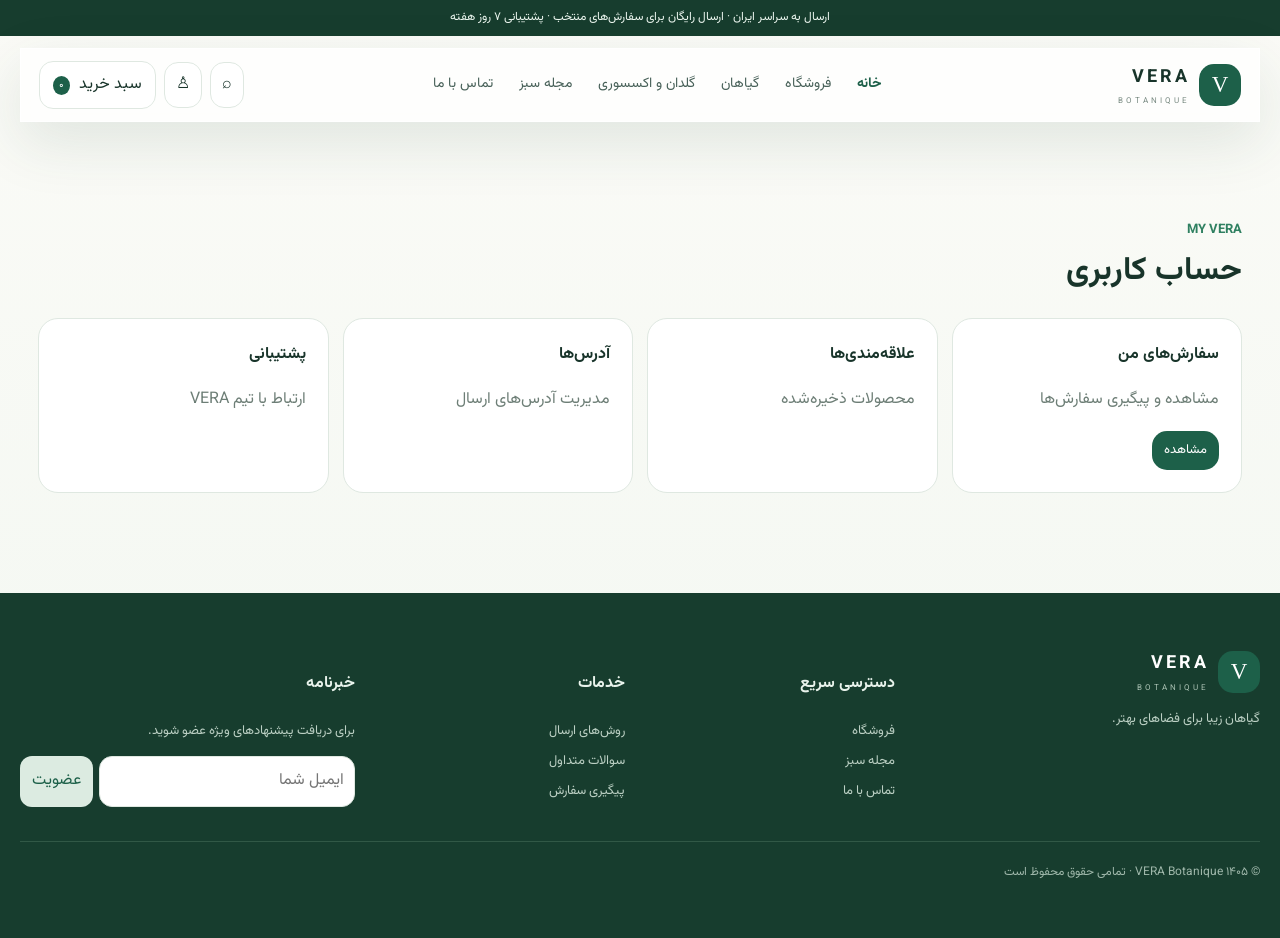
<file: account.html>
<!doctype html>
<html lang="fa" dir="rtl">
<head>
<meta charset="utf-8">
<meta name="viewport" content="width=device-width,initial-scale=1">
<title>حساب کاربری | VERA Botanique</title>
<meta name="description" content="VERA Botanique؛ فروشگاه آنلاین گل، گیاه، گلدان و اکسسوری با طراحی لوکس و ارسال به سراسر ایران.">
<meta name="robots" content="index,follow">
<link rel="canonical" href="https://example.com/">
<meta property="og:title" content="حساب کاربری | VERA Botanique">
<meta property="og:description" content="فروشگاه لوکس گل و گیاه VERA Botanique">
<meta property="og:type" content="website">
<link rel="stylesheet" href="assets/css/style.css">
</head>
<body>
<div id="toast" class="toast"></div>
<div class="topbar">ارسال به سراسر ایران · ارسال رایگان برای سفارش‌های منتخب · پشتیبانی ۷ روز هفته</div>
<header class="header glass">
  <a class="brand" href="index.html"><span class="brand-mark">V</span><span><b>VERA</b><small>BOTANIQUE</small></span></a>
  <nav class="nav">
    <a class="active" href="index.html">خانه</a>
    <a class="" href="shop.html">فروشگاه</a>
    <a href="shop.html?category=گیاه آپارتمانی">گیاهان</a>
    <a href="shop.html?category=گلدان و اکسسوری">گلدان و اکسسوری</a>
    <a href="blog.html">مجله سبز</a>
    <a href="contact.html">تماس با ما</a>
  </nav>
  <div class="header-actions">
    <button class="icon-btn" onclick="location.href='shop.html'">⌕</button>
    <button class="icon-btn" onclick="location.href='account.html'">♙</button>
    <button class="cart-btn" onclick="location.href='cart.html'">سبد خرید <span id="cartCount">۰</span></button>
  </div>
</header>
<main><div class="container"><div class="section-head"><div><div class="eyebrow">MY VERA</div><h1 style="margin:0">حساب کاربری</h1></div></div><div class="features"><div class="feature"><b>سفارش‌های من</b><p class="muted">مشاهده و پیگیری سفارش‌ها</p><button class="btn small" onclick="showToast('در نسخه نهایی به پنل سفارش‌ها متصل می‌شود')">مشاهده</button></div><div class="feature"><b>علاقه‌مندی‌ها</b><p class="muted">محصولات ذخیره‌شده</p></div><div class="feature"><b>آدرس‌ها</b><p class="muted">مدیریت آدرس‌های ارسال</p></div><div class="feature"><b>پشتیبانی</b><p class="muted">ارتباط با تیم VERA</p></div></div></div></main>
<footer class="footer">
  <div><div class="brand footer-brand"><span class="brand-mark">V</span><span><b>VERA</b><small>BOTANIQUE</small></span></div><p>گیاهان زیبا برای فضاهای بهتر.</p></div>
  <div><h4>دسترسی سریع</h4><a href="shop.html">فروشگاه</a><a href="blog.html">مجله سبز</a><a href="contact.html">تماس با ما</a></div>
  <div><h4>خدمات</h4><a href="shipping.html">روش‌های ارسال</a><a href="faq.html">سوالات متداول</a><a href="account.html">پیگیری سفارش</a></div>
  <div><h4>خبرنامه</h4><p>برای دریافت پیشنهادهای ویژه عضو شوید.</p><div class="newsletter"><input placeholder="ایمیل شما"><button onclick="showToast('عضویت شما ثبت شد')">عضویت</button></div></div>
  <div class="footer-bottom">© ۱۴۰۵ VERA Botanique · تمامی حقوق محفوظ است</div>
</footer>
<script src="assets/js/app.js"></script>
</body></html>
</file>
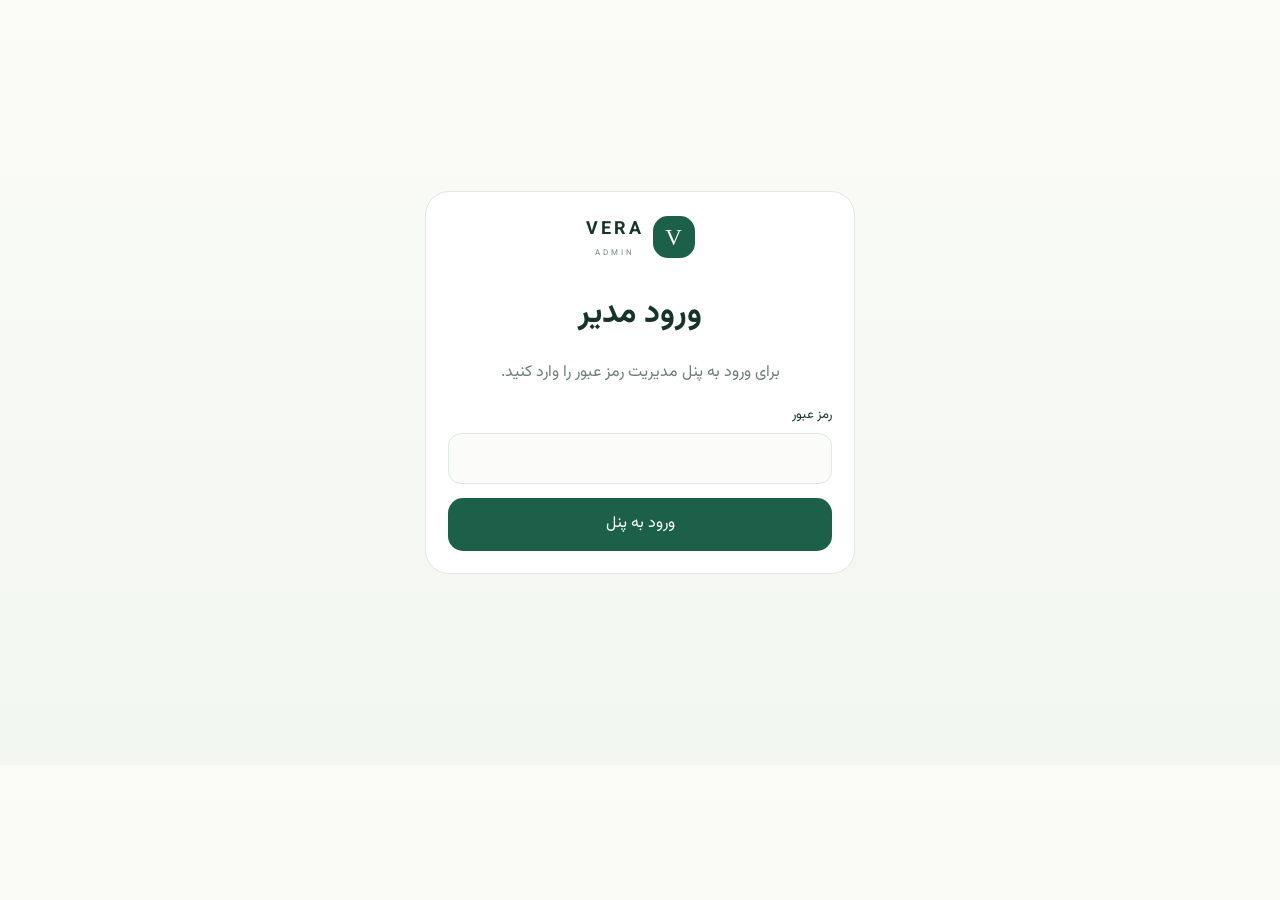
<file: admin-login.html>
<!doctype html><html lang="fa" dir="rtl"><head>
<meta charset="utf-8"><meta name="viewport" content="width=device-width,initial-scale=1">
<title>ورود مدیر | VERA Botanique</title><meta name="robots" content="noindex,nofollow">
<link rel="stylesheet" href="assets/css/style.css"></head><body>
<div id="toast" class="toast"></div><div class="container" style="min-height:85vh;display:grid;place-items:center">
<div class="form" style="width:min(430px,100%);text-align:center">
<div class="brand" style="justify-content:center;margin:auto auto 25px"><span class="brand-mark">V</span><span><b>VERA</b><small>ADMIN</small></span></div>
<h1 style="margin-bottom:5px">ورود مدیر</h1><p class="muted">برای ورود به پنل مدیریت رمز عبور را وارد کنید.</p>
<form id="loginForm"><div class="form-group" style="text-align:right"><label>رمز عبور</label>
<input id="adminPassword" type="password" autocomplete="current-password" required></div>
<button class="btn" style="width:100%">ورود به پنل</button></form>
<p id="loginError" style="color:#a83c32;font-size:12px;display:none;margin-top:12px">رمز عبور اشتباه است.</p>
</div></div>
<script src="assets/js/app.js"></script><script>
const ADMIN_PASSWORD='Vera@1405';
document.getElementById('loginForm').onsubmit=e=>{
 e.preventDefault();
 if(document.getElementById('adminPassword').value===ADMIN_PASSWORD){
  sessionStorage.setItem('vera_admin_auth','1'); location.href='admin.html';
 }else document.getElementById('loginError').style.display='block';
};
</script></body></html>
</file>
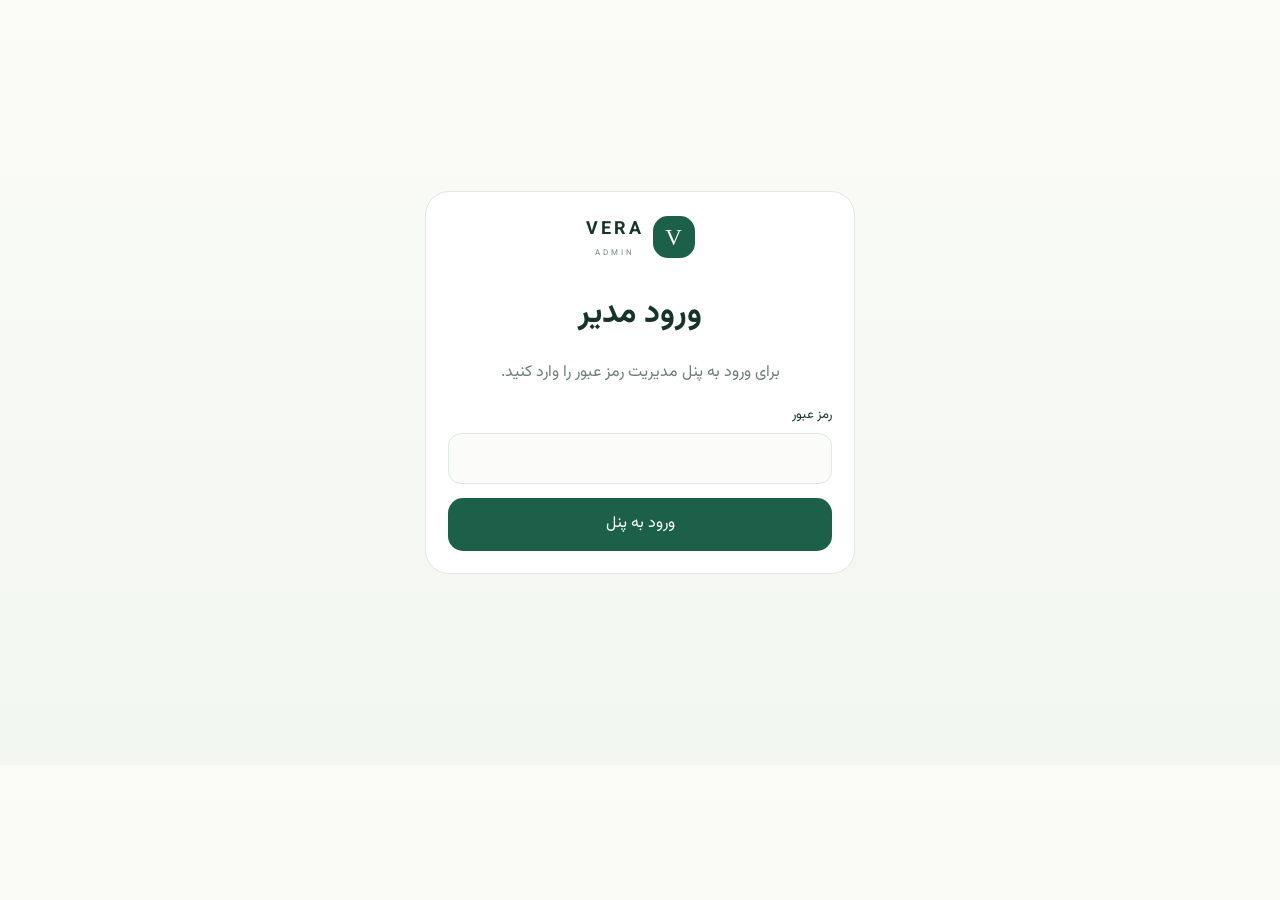
<file: admin.html>
<!doctype html>
<html lang="fa" dir="rtl">
<head>
<meta charset="utf-8"><meta name="viewport" content="width=device-width,initial-scale=1">
<title>پنل مدیریت | VERA Botanique</title><meta name="robots" content="noindex,nofollow">
<link rel="stylesheet" href="assets/css/style.css">
</head>
<body><script>if(sessionStorage.getItem('vera_admin_auth')!=='1'){location.replace('admin-login.html');}</script>
<div id="toast" class="toast"></div>
<div class="topbar">VERA BOTANIQUE · پنل مدیریت محلی · اطلاعات در مرورگر همین دستگاه ذخیره می‌شود</div>
<div class="admin-shell">
<aside class="admin-side">
  <div class="brand" style="color:white;margin-bottom:20px"><span class="brand-mark">V</span><span><b style="color:white">VERA</b><small>ADMIN PANEL</small></span></div>
  <button class="active" data-section="dashboard">📊 داشبورد</button>
  <button data-section="products">🌿 محصولات</button>
  <button data-section="orders">📦 سفارش‌ها</button>
  <button data-section="content">📝 محتوا</button>
  <button data-section="settings">⚙️ تنظیمات</button>
  <a class="btn secondary" style="width:100%;margin-top:15px" href="index.html">مشاهده سایت</a>
</aside>
<main class="admin-main">
 <div class="admin-top"><div><div class="eyebrow">VERA CMS / LOCAL</div><h1 id="sectionTitle" style="margin:0">داشبورد</h1></div><div style="display:flex;gap:7px"><button class="btn small" onclick="exportData()">خروجی گرفتن از اطلاعات</button><button class="btn secondary small" onclick="sessionStorage.removeItem('vera_admin_auth');location.href='admin-login.html'">خروج</button></div></div>
 <section id="dashboardSection">
   <div class="admin-cards">
    <div class="admin-card"><span class="muted">محصولات</span><strong id="statProducts">۰</strong><span class="muted">قابل مدیریت</span></div>
    <div class="admin-card"><span class="muted">موجودی</span><strong id="statStock">۰</strong><span class="muted">عدد</span></div>
    <div class="admin-card"><span class="muted">تخفیف‌دار</span><strong id="statDiscount">۰</strong><span class="muted">محصول</span></div>
    <div class="admin-card"><span class="muted">ارزش موجودی</span><strong id="statValue">۰</strong><span class="muted">تومان</span></div>
   </div>
   <div class="admin-panel"><h3>راهنمای سریع</h3><div class="notice">هر محصولی که در این پنل اضافه، ویرایش یا حذف کنید، در صفحات فروشگاه همین مرورگر بلافاصله از اطلاعات LocalStorage خوانده می‌شود.</div><p class="muted">این نسخه برای راه‌اندازی بدون Backend ساخته شده است. اطلاعات بین تب‌های همین مرورگر با رویداد storage همگام می‌شوند.</p></div>
 </section>
 <section id="productsSection" style="display:none">
   <div class="admin-panel">
    <div class="admin-toolbar"><input id="adminSearch" placeholder="جستجوی محصول..."><div class="admin-actions"><button class="btn small" onclick="openProduct()">+ محصول جدید</button><button class="btn secondary small" onclick="resetProducts()">بازگردانی ۱۰۰ محصول نمونه</button></div></div>
    <div class="table-wrap"><table class="admin-table"><thead><tr><th>ID</th><th>تصویر</th><th>نام</th><th>دسته</th><th>قیمت</th><th>موجودی</th><th>تخفیف</th><th>عملیات</th></tr></thead><tbody id="productsRows"></tbody></table></div>
   </div>
 </section>
 <section id="ordersSection" style="display:none"><div class="admin-panel"><h3>سفارش‌ها</h3><div class="notice">در حالت راه ۱، سفارش واقعی و پرداخت سمت سرور وجود ندارد. این بخش به‌صورت آماده برای اتصال به داده سفارشات نگه داشته شده است.</div><div id="ordersDemo"></div></div></section>
 <section id="contentSection" style="display:none"><div class="admin-panel"><h3>مدیریت محتوای سریع</h3><div class="admin-form"><div><label>عنوان Hero صفحه اصلی</label><input id="heroTitle" value="خانه‌ای که نفس می‌کشد."></div><div><label>متن معرفی</label><input id="heroText" value="انتخابی دقیق از گل‌ها، گیاهان آپارتمانی و اکسسوری‌های سبز."></div><div class="full"><label>متن نوار بالایی</label><input id="topbarText" value="ارسال به سراسر ایران · ارسال رایگان برای سفارش‌های منتخب · پشتیبانی ۷ روز هفته"></div></div><button class="btn" style="margin-top:12px" onclick="saveContent()">ذخیره محتوا</button></div></section>
 <section id="settingsSection" style="display:none"><div class="admin-panel"><h3>تنظیمات فروشگاه</h3><div class="admin-form"><div><label>نام فروشگاه</label><input id="storeName" value="VERA Botanique"></div><div><label>شهر شعبه</label><input id="storeCity" value="تهران"></div><div class="full"><label>آدرس شعبه</label><textarea id="storeAddress">تهران، خیابان ولیعصر، یک آدرس نمونه برای ویرایش آینده</textarea></div><div><label>روش‌های ارسال</label><input id="shippingMethods" value="پست، تیپاکس، ارسال سریع فروشگاه"></div><div><label>درگاه</label><input value="زرین‌پال" disabled></div></div><button class="btn" style="margin-top:12px" onclick="saveSettings()">ذخیره تنظیمات</button></div></section>
</main></div>
<div class="modal-back" id="modal"><div class="modal"><div class="admin-top"><h2 id="modalTitle">محصول جدید</h2><button class="icon-btn" onclick="closeProduct()">×</button></div>
<form id="productForm" class="admin-form">
<input type="hidden" id="pid">
<div><label>نام محصول</label><input id="pname" required></div>
<div><label>دسته‌بندی</label><select id="pcat"></select></div>
<div><label>قیمت (تومان)</label><input id="pprice" type="number" min="0" required></div>
<div><label>تخفیف (%)</label><input id="pdiscount" type="number" min="0" max="100" value="0"></div>
<div><label>موجودی</label><input id="pstock" type="number" min="0" value="10"></div>
<div><label>امتیاز</label><input id="prating" type="number" min="0" max="5" step=".1" value="4.8"></div>
<div><label>نور</label><select id="plight"><option>کم</option><option>متوسط</option><option>زیاد</option></select></div>
<div><label>آبیاری</label><select id="pwater"><option>کم</option><option>متوسط</option><option>زیاد</option></select></div>
<div><label>سطح نگهداری</label><select id="pdifficulty"><option>آسان</option><option>متوسط</option></select></div>
<div><label>سایز</label><select id="psize"><option>کوچک</option><option>متوسط</option><option>بزرگ</option></select></div>
<div class="full"><label>آدرس تصویر</label><input id="pimage" required></div>
<div class="full"><label>توضیحات</label><textarea id="pdesc"></textarea></div>
<div class="full"><button class="btn">ذخیره محصول</button> <button type="button" class="btn secondary" onclick="closeProduct()">انصراف</button></div>
</form></div></div>
<script src="assets/js/app.js"></script>
<script>
let current=products;
const cats=[...new Set(products.map(p=>p.category))];
document.getElementById('pcat').innerHTML=cats.map(x=>`<option>${x}</option>`).join('');
const sections=['dashboard','products','orders','content','settings'];
document.querySelectorAll('.admin-side button').forEach(btn=>btn.onclick=()=>showSection(btn.dataset.section));
function showSection(s){
 document.querySelectorAll('[id$="Section"]').forEach(x=>x.style.display='none');
 document.getElementById(s+'Section').style.display='block';
 document.querySelectorAll('.admin-side button').forEach(x=>x.classList.toggle('active',x.dataset.section===s));
 document.getElementById('sectionTitle').textContent={dashboard:'داشبورد',products:'مدیریت محصولات',orders:'مدیریت سفارش‌ها',content:'مدیریت محتوا',settings:'تنظیمات'}[s];
 if(s==='products')renderAdmin();
}
function renderAdmin(){
 products=getProducts();
 const q=(document.getElementById('adminSearch').value||'').trim();
 const arr=products.filter(p=>!q||p.name.includes(q)||p.category.includes(q));
 document.getElementById('productsRows').innerHTML=arr.map(p=>`<tr>
 <td>${fa(p.id)}</td><td><img src="${p.image}" style="width:48px;height:48px;object-fit:cover;border-radius:10px"></td>
 <td><b>${p.name}</b></td><td>${p.category}</td><td>${fmt(p.price)}</td><td>${fa(p.stock)}</td><td>${fa(p.discount)}%</td>
 <td><div class="admin-actions"><button class="chip edit" onclick="openProduct(${p.id})">ویرایش</button><button class="chip danger" onclick="deleteProduct(${p.id})">حذف</button></div></td>
 </tr>`).join('');
 document.getElementById('statProducts').textContent=fa(products.length);
 document.getElementById('statStock').textContent=fa(products.reduce((s,p)=>s+Number(p.stock||0),0));
 document.getElementById('statDiscount').textContent=fa(products.filter(p=>p.discount>0).length);
 document.getElementById('statValue').textContent=fmt(products.reduce((s,p)=>s+p.price*(p.stock||0),0));
}
function openProduct(id){
 const p=id?products.find(x=>x.id===id):{id:'',name:'',category:cats[0],price:0,discount:0,stock:10,rating:4.8,light:'متوسط',water:'متوسط',difficulty:'آسان',size:'متوسط',image:'https://images.unsplash.com/photo-1614594975525-e45190c55d0b?auto=format&fit=crop&w=900&q=80',description:''};
 document.getElementById('modalTitle').textContent=id?'ویرایش محصول':'محصول جدید';
 pid.value=p.id;pname.value=p.name;pcat.value=p.category;pprice.value=p.price;pdiscount.value=p.discount;pstock.value=p.stock;prating.value=p.rating;plight.value=p.light;pwater.value=p.water;pdifficulty.value=p.difficulty;psize.value=p.size;pimage.value=p.image;pdesc.value=p.description;
 document.getElementById('modal').classList.add('show');
}
function closeProduct(){document.getElementById('modal').classList.remove('show')}
document.getElementById('productForm').onsubmit=e=>{
 e.preventDefault();products=getProducts();
 const data={id:Number(pid.value)||Date.now(),name:pname.value,category:pcat.value,price:Number(pprice.value),discount:Number(pdiscount.value),stock:Number(pstock.value),rating:Number(prating.value),reviews:0,light:plight.value,water:pwater.value,difficulty:pdifficulty.value,size:psize.value,image:pimage.value,description:pdesc.value};
 const index=products.findIndex(x=>x.id===data.id);if(index>=0)products[index]=data;else products.unshift(data);
 setProducts(products);closeProduct();renderAdmin();showToast('محصول با موفقیت ذخیره شد');
};
function deleteProduct(id){if(!confirm('این محصول حذف شود؟'))return;products=getProducts().filter(x=>x.id!==id);setProducts(products);renderAdmin();showToast('محصول حذف شد')}
function resetProducts(){if(!confirm('اطلاعات محصولات به ۱۰۰ نمونه اولیه برگردد؟'))return;localStorage.setItem(STORAGE_KEY,JSON.stringify(seedProducts));products=getProducts();renderAdmin();showToast('محصولات نمونه بازگردانی شدند')}
document.getElementById('adminSearch').oninput=renderAdmin;
function exportData(){const blob=new Blob([JSON.stringify({products:getProducts(),content:localStorage.getItem('vera_content'),settings:localStorage.getItem('vera_settings')},null,2)],{type:'application/json'});const a=document.createElement('a');a.href=URL.createObjectURL(blob);a.download='vera-backup.json';a.click();URL.revokeObjectURL(a.href);showToast('فایل پشتیبان ساخته شد')}
function saveContent(){localStorage.setItem('vera_content',JSON.stringify({heroTitle:heroTitle.value,heroText:heroText.value,topbarText:topbarText.value}));showToast('محتوا ذخیره شد')}
function saveSettings(){localStorage.setItem('vera_settings',JSON.stringify({storeName:storeName.value,storeCity:storeCity.value,storeAddress:storeAddress.value,shippingMethods:shippingMethods.value}));showToast('تنظیمات ذخیره شد')}
function loadAdminData(){const c=JSON.parse(localStorage.getItem('vera_content')||'null');if(c){heroTitle.value=c.heroTitle||heroTitle.value;heroText.value=c.heroText||heroText.value;topbarText.value=c.topbarText||topbarText.value}const s=JSON.parse(localStorage.getItem('vera_settings')||'null');if(s){storeName.value=s.storeName||storeName.value;storeCity.value=s.storeCity||storeCity.value;storeAddress.value=s.storeAddress||storeAddress.value;shippingMethods.value=s.shippingMethods||shippingMethods.value}renderAdmin()}
loadAdminData();
</script>
</body></html>
</file>
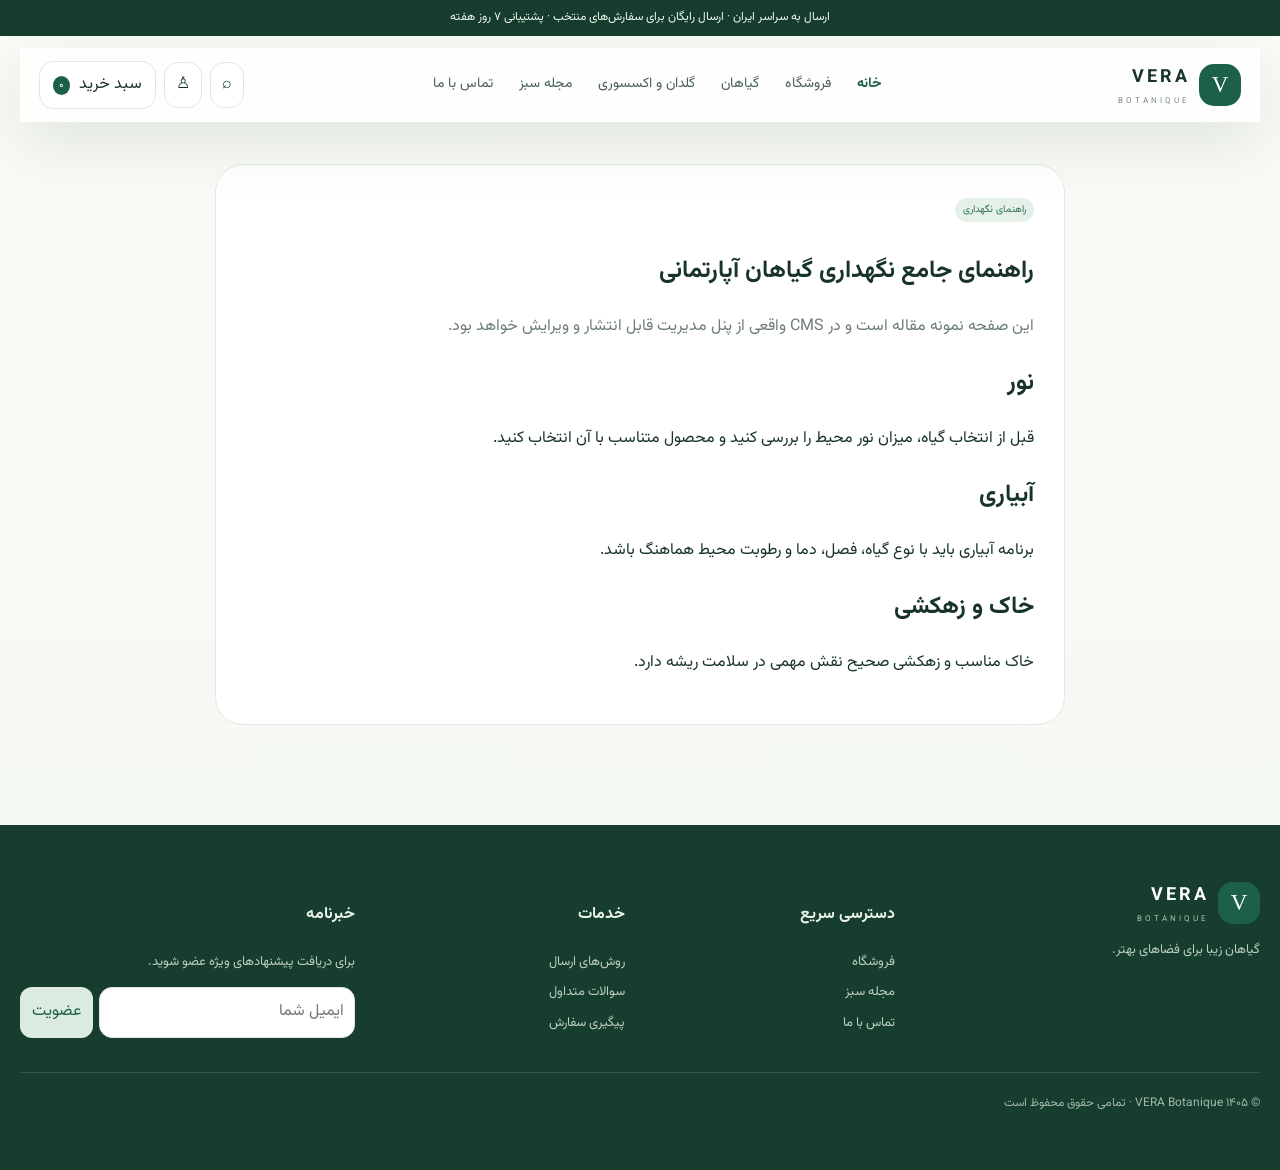
<file: article.html>
<!doctype html>
<html lang="fa" dir="rtl">
<head>
<meta charset="utf-8">
<meta name="viewport" content="width=device-width,initial-scale=1">
<title>راهنمای نگهداری | VERA Botanique</title>
<meta name="description" content="VERA Botanique؛ فروشگاه آنلاین گل، گیاه، گلدان و اکسسوری با طراحی لوکس و ارسال به سراسر ایران.">
<meta name="robots" content="index,follow">
<link rel="canonical" href="https://example.com/">
<meta property="og:title" content="راهنمای نگهداری | VERA Botanique">
<meta property="og:description" content="فروشگاه لوکس گل و گیاه VERA Botanique">
<meta property="og:type" content="website">
<link rel="stylesheet" href="assets/css/style.css">
</head>
<body>
<div id="toast" class="toast"></div>
<div class="topbar">ارسال به سراسر ایران · ارسال رایگان برای سفارش‌های منتخب · پشتیبانی ۷ روز هفته</div>
<header class="header glass">
  <a class="brand" href="index.html"><span class="brand-mark">V</span><span><b>VERA</b><small>BOTANIQUE</small></span></a>
  <nav class="nav">
    <a class="active" href="index.html">خانه</a>
    <a class="" href="shop.html">فروشگاه</a>
    <a href="shop.html?category=گیاه آپارتمانی">گیاهان</a>
    <a href="shop.html?category=گلدان و اکسسوری">گلدان و اکسسوری</a>
    <a href="blog.html">مجله سبز</a>
    <a href="contact.html">تماس با ما</a>
  </nav>
  <div class="header-actions">
    <button class="icon-btn" onclick="location.href='shop.html'">⌕</button>
    <button class="icon-btn" onclick="location.href='account.html'">♙</button>
    <button class="cart-btn" onclick="location.href='cart.html'">سبد خرید <span id="cartCount">۰</span></button>
  </div>
</header>
<main><div class="container"><article style="max-width:850px;margin:auto;background:#fff;border:1px solid #dfe8e1;border-radius:28px;padding:30px"><span class="tag">راهنمای نگهداری</span><h1>راهنمای جامع نگهداری گیاهان آپارتمانی</h1><p class="muted">این صفحه نمونه مقاله است و در CMS واقعی از پنل مدیریت قابل انتشار و ویرایش خواهد بود.</p><h2>نور</h2><p>قبل از انتخاب گیاه، میزان نور محیط را بررسی کنید و محصول متناسب با آن انتخاب کنید.</p><h2>آبیاری</h2><p>برنامه آبیاری باید با نوع گیاه، فصل، دما و رطوبت محیط هماهنگ باشد.</p><h2>خاک و زهکشی</h2><p>خاک مناسب و زهکشی صحیح نقش مهمی در سلامت ریشه دارد.</p></article></div></main>
<footer class="footer">
  <div><div class="brand footer-brand"><span class="brand-mark">V</span><span><b>VERA</b><small>BOTANIQUE</small></span></div><p>گیاهان زیبا برای فضاهای بهتر.</p></div>
  <div><h4>دسترسی سریع</h4><a href="shop.html">فروشگاه</a><a href="blog.html">مجله سبز</a><a href="contact.html">تماس با ما</a></div>
  <div><h4>خدمات</h4><a href="shipping.html">روش‌های ارسال</a><a href="faq.html">سوالات متداول</a><a href="account.html">پیگیری سفارش</a></div>
  <div><h4>خبرنامه</h4><p>برای دریافت پیشنهادهای ویژه عضو شوید.</p><div class="newsletter"><input placeholder="ایمیل شما"><button onclick="showToast('عضویت شما ثبت شد')">عضویت</button></div></div>
  <div class="footer-bottom">© ۱۴۰۵ VERA Botanique · تمامی حقوق محفوظ است</div>
</footer>
<script src="assets/js/app.js"></script>
</body></html>
</file>
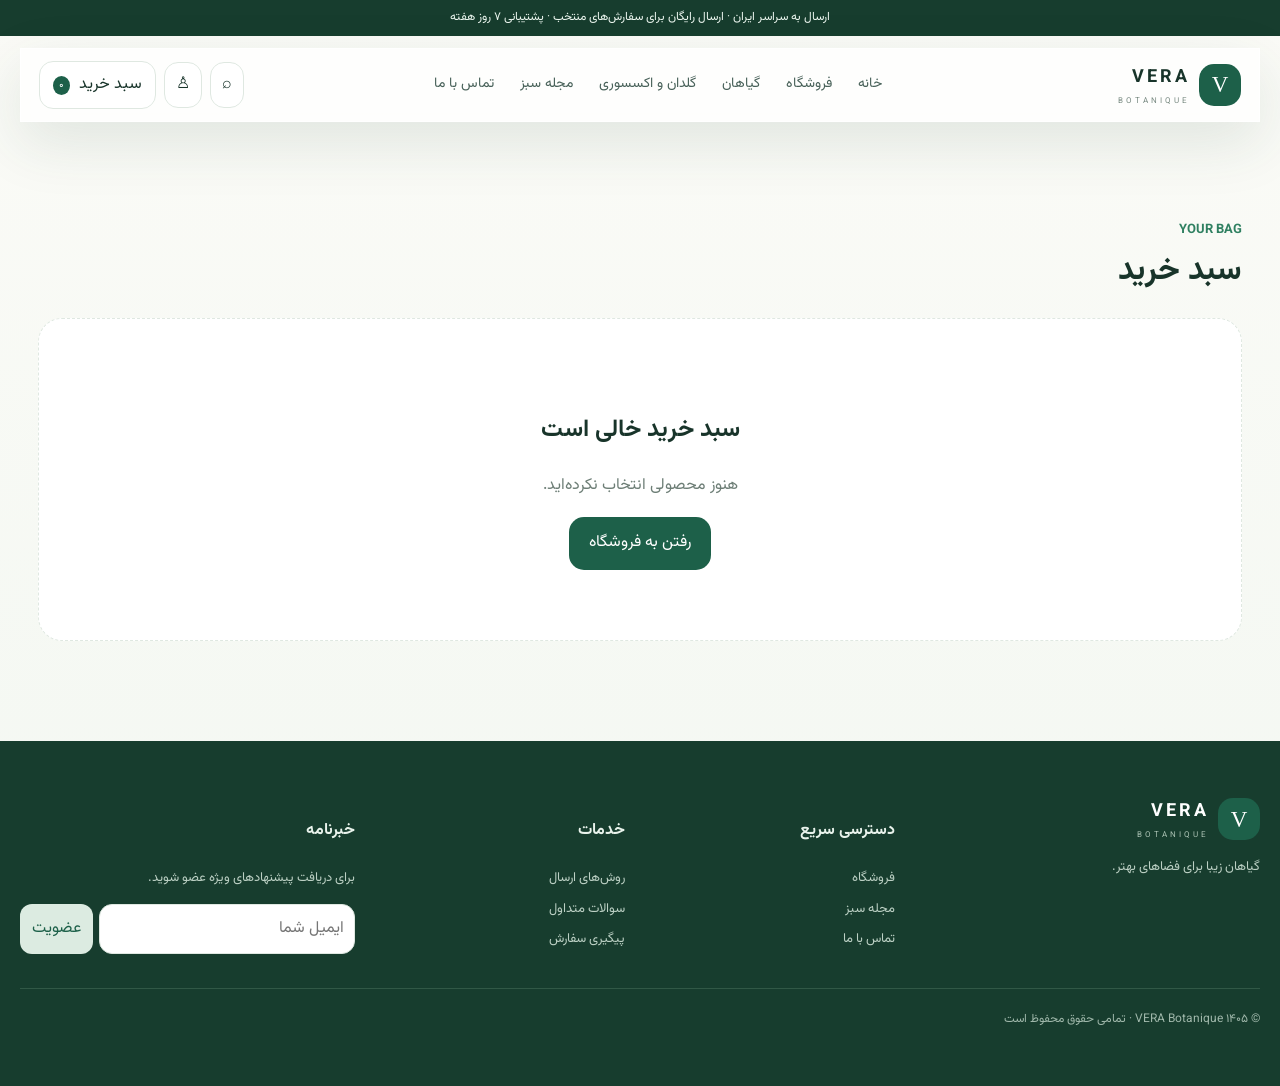
<file: cart.html>
<!doctype html>
<html lang="fa" dir="rtl">
<head>
<meta charset="utf-8">
<meta name="viewport" content="width=device-width,initial-scale=1">
<title>سبد خرید | VERA Botanique</title>
<meta name="description" content="VERA Botanique؛ فروشگاه آنلاین گل، گیاه، گلدان و اکسسوری با طراحی لوکس و ارسال به سراسر ایران.">
<meta name="robots" content="index,follow">
<link rel="canonical" href="https://example.com/">
<meta property="og:title" content="سبد خرید | VERA Botanique">
<meta property="og:description" content="فروشگاه لوکس گل و گیاه VERA Botanique">
<meta property="og:type" content="website">
<link rel="stylesheet" href="assets/css/style.css">
</head>
<body>
<div id="toast" class="toast"></div>
<div class="topbar">ارسال به سراسر ایران · ارسال رایگان برای سفارش‌های منتخب · پشتیبانی ۷ روز هفته</div>
<header class="header glass">
  <a class="brand" href="index.html"><span class="brand-mark">V</span><span><b>VERA</b><small>BOTANIQUE</small></span></a>
  <nav class="nav">
    <a class="" href="index.html">خانه</a>
    <a class="" href="shop.html">فروشگاه</a>
    <a href="shop.html?category=گیاه آپارتمانی">گیاهان</a>
    <a href="shop.html?category=گلدان و اکسسوری">گلدان و اکسسوری</a>
    <a href="blog.html">مجله سبز</a>
    <a href="contact.html">تماس با ما</a>
  </nav>
  <div class="header-actions">
    <button class="icon-btn" onclick="location.href='shop.html'">⌕</button>
    <button class="icon-btn" onclick="location.href='account.html'">♙</button>
    <button class="cart-btn" onclick="location.href='cart.html'">سبد خرید <span id="cartCount">۰</span></button>
  </div>
</header>
<main><div class="container"><div class="section-head"><div><div class="eyebrow">YOUR BAG</div><h1 style="margin:0">سبد خرید</h1></div></div><div id="cart"></div></div></main>
<footer class="footer">
  <div><div class="brand footer-brand"><span class="brand-mark">V</span><span><b>VERA</b><small>BOTANIQUE</small></span></div><p>گیاهان زیبا برای فضاهای بهتر.</p></div>
  <div><h4>دسترسی سریع</h4><a href="shop.html">فروشگاه</a><a href="blog.html">مجله سبز</a><a href="contact.html">تماس با ما</a></div>
  <div><h4>خدمات</h4><a href="shipping.html">روش‌های ارسال</a><a href="faq.html">سوالات متداول</a><a href="account.html">پیگیری سفارش</a></div>
  <div><h4>خبرنامه</h4><p>برای دریافت پیشنهادهای ویژه عضو شوید.</p><div class="newsletter"><input placeholder="ایمیل شما"><button onclick="showToast('عضویت شما ثبت شد')">عضویت</button></div></div>
  <div class="footer-bottom">© ۱۴۰۵ VERA Botanique · تمامی حقوق محفوظ است</div>
</footer>
<script src="assets/js/app.js"></script>
<script>
function renderCart(){const el=document.getElementById('cart');if(!cart.length){el.innerHTML='<div class="empty"><h2>سبد خرید خالی است</h2><p class="muted">هنوز محصولی انتخاب نکرده‌اید.</p><a class="btn" href="shop.html">رفتن به فروشگاه</a></div>';return}let rows=cart.map(x=>{const p=products.find(p=>p.id===x.id),price=p.discount?Math.round(p.price*(1-p.discount/100)):p.price;return `<div class="cart-item"><img src="${p.image}"><div><b>${p.name}</b><div class="muted">${fmt(price)} × ${fa(x.qty)}</div></div><div><b>${fmt(price*x.qty)}</b><br><button class="chip" onclick="removeFromCart(${p.id})">حذف</button></div></div>`}).join('');el.innerHTML=`<div class="cart-layout"><div>${rows}</div><aside class="summary"><h3>خلاصه سفارش</h3><div class="summary-row"><span>جمع کالاها</span><b>${fmt(cartTotal())}</b></div><div class="summary-row"><span>ارسال</span><span class="muted">در مرحله بعد</span></div><hr><div class="summary-row"><b>مبلغ قابل پرداخت</b><b>${fmt(cartTotal())}</b></div><a class="btn" style="width:100%" href="checkout.html">ادامه و انتخاب ارسال</a></aside></div>`}
renderCart();
</script>
</body></html>
</file>
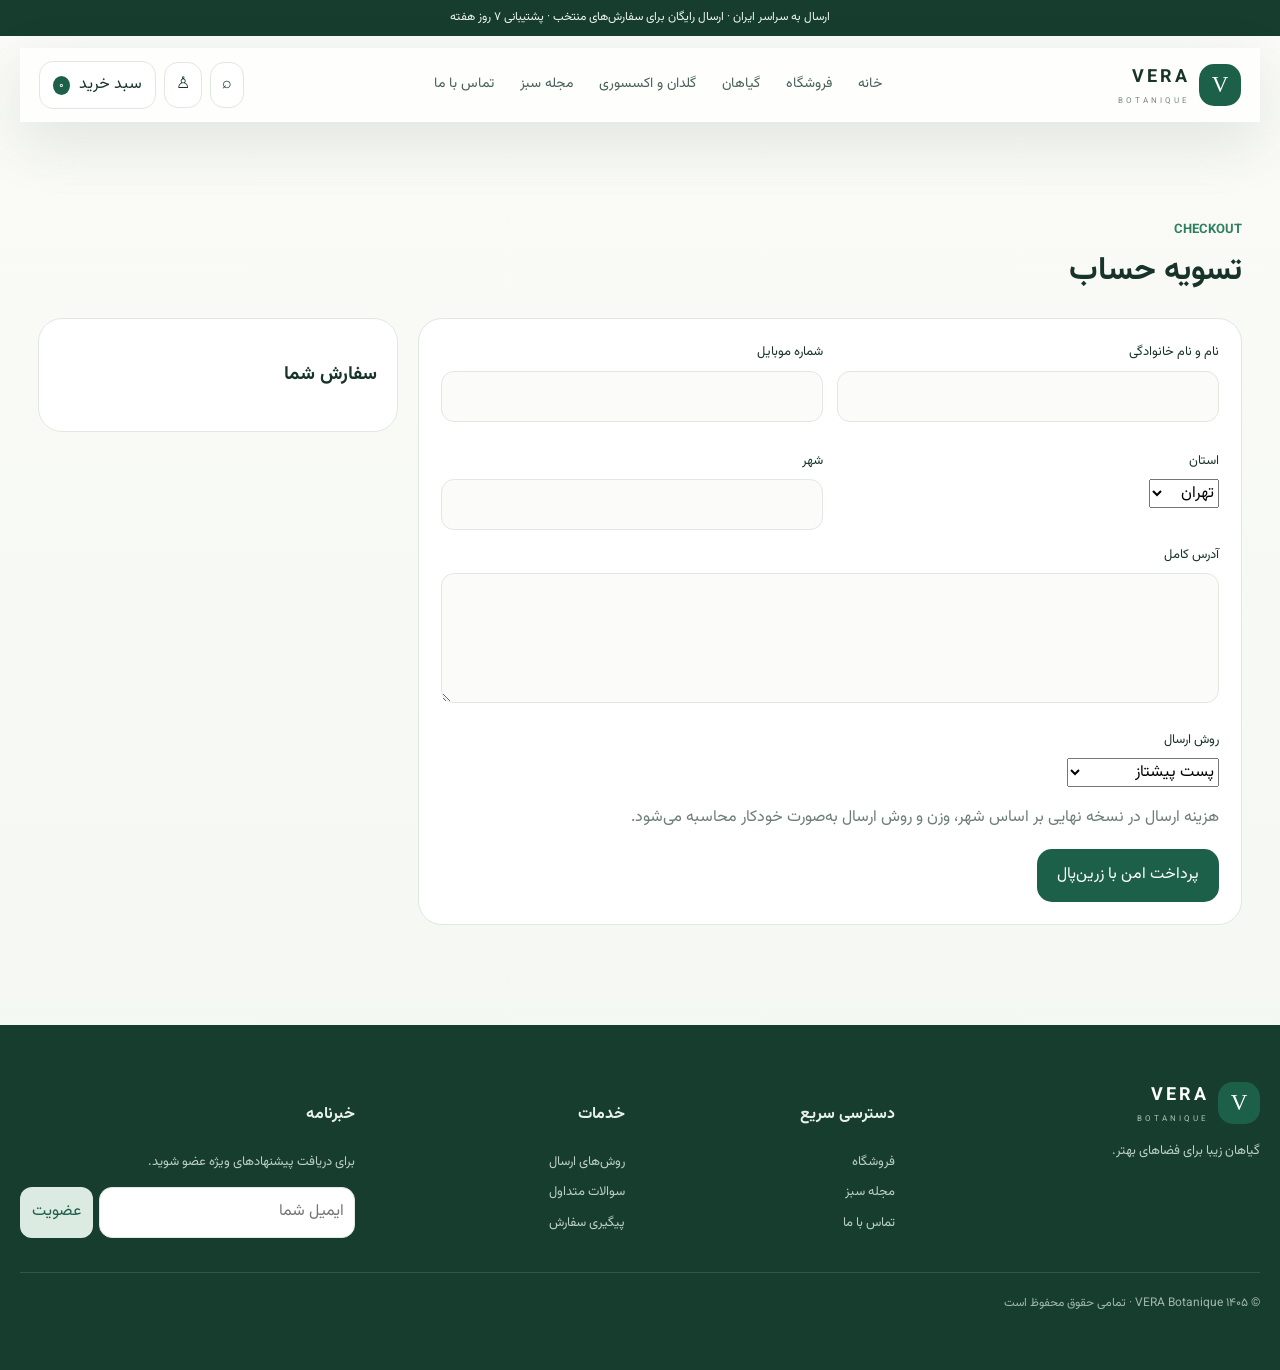
<file: checkout.html>
<!doctype html>
<html lang="fa" dir="rtl">
<head>
<meta charset="utf-8">
<meta name="viewport" content="width=device-width,initial-scale=1">
<title>تسویه حساب | VERA Botanique</title>
<meta name="description" content="VERA Botanique؛ فروشگاه آنلاین گل، گیاه، گلدان و اکسسوری با طراحی لوکس و ارسال به سراسر ایران.">
<meta name="robots" content="index,follow">
<link rel="canonical" href="https://example.com/">
<meta property="og:title" content="تسویه حساب | VERA Botanique">
<meta property="og:description" content="فروشگاه لوکس گل و گیاه VERA Botanique">
<meta property="og:type" content="website">
<link rel="stylesheet" href="assets/css/style.css">
</head>
<body>
<div id="toast" class="toast"></div>
<div class="topbar">ارسال به سراسر ایران · ارسال رایگان برای سفارش‌های منتخب · پشتیبانی ۷ روز هفته</div>
<header class="header glass">
  <a class="brand" href="index.html"><span class="brand-mark">V</span><span><b>VERA</b><small>BOTANIQUE</small></span></a>
  <nav class="nav">
    <a class="" href="index.html">خانه</a>
    <a class="" href="shop.html">فروشگاه</a>
    <a href="shop.html?category=گیاه آپارتمانی">گیاهان</a>
    <a href="shop.html?category=گلدان و اکسسوری">گلدان و اکسسوری</a>
    <a href="blog.html">مجله سبز</a>
    <a href="contact.html">تماس با ما</a>
  </nav>
  <div class="header-actions">
    <button class="icon-btn" onclick="location.href='shop.html'">⌕</button>
    <button class="icon-btn" onclick="location.href='account.html'">♙</button>
    <button class="cart-btn" onclick="location.href='cart.html'">سبد خرید <span id="cartCount">۰</span></button>
  </div>
</header>
<main><div class="container"><div class="section-head"><div><div class="eyebrow">CHECKOUT</div><h1 style="margin:0">تسویه حساب</h1></div></div><div class="cart-layout"><form class="form" onsubmit="event.preventDefault();startPayment()"><div class="form-grid"><div class="form-group"><label>نام و نام خانوادگی</label><input required></div><div class="form-group"><label>شماره موبایل</label><input required inputmode="tel"></div><div class="form-group"><label>استان</label><select required><option>تهران</option><option>اصفهان</option><option>شیراز</option><option>مشهد</option><option>سایر</option></select></div><div class="form-group"><label>شهر</label><input required></div></div><div class="form-group"><label>آدرس کامل</label><textarea required></textarea></div><div class="form-group"><label>روش ارسال</label><select id="shipping"><option value="post">پست پیشتاز</option><option value="tipax">تیپاکس</option><option value="express">ارسال سریع فروشگاه</option></select></div><p class="muted">هزینه ارسال در نسخه نهایی بر اساس شهر، وزن و روش ارسال به‌صورت خودکار محاسبه می‌شود.</p><button class="btn">پرداخت امن با زرین‌پال</button></form><aside class="summary"><h3>سفارش شما</h3><div id="checkoutSummary"></div></aside></div></div></main>
<footer class="footer">
  <div><div class="brand footer-brand"><span class="brand-mark">V</span><span><b>VERA</b><small>BOTANIQUE</small></span></div><p>گیاهان زیبا برای فضاهای بهتر.</p></div>
  <div><h4>دسترسی سریع</h4><a href="shop.html">فروشگاه</a><a href="blog.html">مجله سبز</a><a href="contact.html">تماس با ما</a></div>
  <div><h4>خدمات</h4><a href="shipping.html">روش‌های ارسال</a><a href="faq.html">سوالات متداول</a><a href="account.html">پیگیری سفارش</a></div>
  <div><h4>خبرنامه</h4><p>برای دریافت پیشنهادهای ویژه عضو شوید.</p><div class="newsletter"><input placeholder="ایمیل شما"><button onclick="showToast('عضویت شما ثبت شد')">عضویت</button></div></div>
  <div class="footer-bottom">© ۱۴۰۵ VERA Botanique · تمامی حقوق محفوظ است</div>
</footer>
<script src="assets/js/app.js"></script>
<script>
const weight=cart.reduce((s,x)=>s+x.qty,0)*0.6;
function shippingCost(){const s=document.getElementById('shipping')?.value||'post';const base=s==='post'?69000:s==='tipax'?95000:129000;return base+Math.max(0,Math.ceil(weight-1))*18000}
function renderSummary(){const el=document.getElementById('checkoutSummary');if(!el)return;el.innerHTML=`<div class="summary-row"><span>کالاها</span><b>${fmt(cartTotal())}</b></div><div class="summary-row"><span>ارسال تقریبی</span><b>${fmt(shippingCost())}</b></div><hr><div class="summary-row"><b>جمع</b><b>${fmt(cartTotal()+shippingCost())}</b></div>`}
document.getElementById('shipping').addEventListener('change',renderSummary);renderSummary();
async function startPayment(){
 if(!cart.length){showToast('سبد خرید خالی است');return}
 const form=document.querySelector('form'),ins=form.querySelectorAll('input'),sels=form.querySelectorAll('select'),ta=form.querySelector('textarea');
 const name=ins[0]?.value||'',phone=ins[1]?.value||'',province=sels[0]?.value||'',city=ins[2]?.value||'',address=ta?.value||'',shipping=sels[1]?.value||'';
 const lines=cart.map(x=>{const p=products.find(p=>p.id==x.id);const price=p.discount?Math.round(p.price*(1-p.discount/100)):p.price;return `${p.name} × ${x.qty} = ${fmt(price*x.qty)}`}).join('
');
 const btn=form.querySelector('button'),old=btn.textContent;btn.disabled=true;btn.textContent='در حال ثبت سفارش...';
 try{
  await sendVeraEmail('سفارش جدید از سایت VERA Botanique',{'نام مشتری':name,'موبایل':phone,'استان':province,'شهر':city,'آدرس':address,'روش ارسال':shipping,'اقلام سفارش':lines,'جمع کالاها':fmt(cartTotal()),'هزینه ارسال':fmt(shippingCost()),'مبلغ کل':fmt(cartTotal()+shippingCost()),'زمان':new Date().toLocaleString('fa-IR'),'منبع':'Checkout سایت VERA'});
  showToast('سفارش ثبت و ایمیل اطلاع‌رسانی ارسال شد');setTimeout(()=>location.href='payment.html',900);
 }catch(e){showToast('ارسال اطلاعات سفارش ناموفق بود؛ دوباره تلاش کنید')}
 finally{btn.disabled=false;btn.textContent=old}
}
</script>
</body></html>
</file>
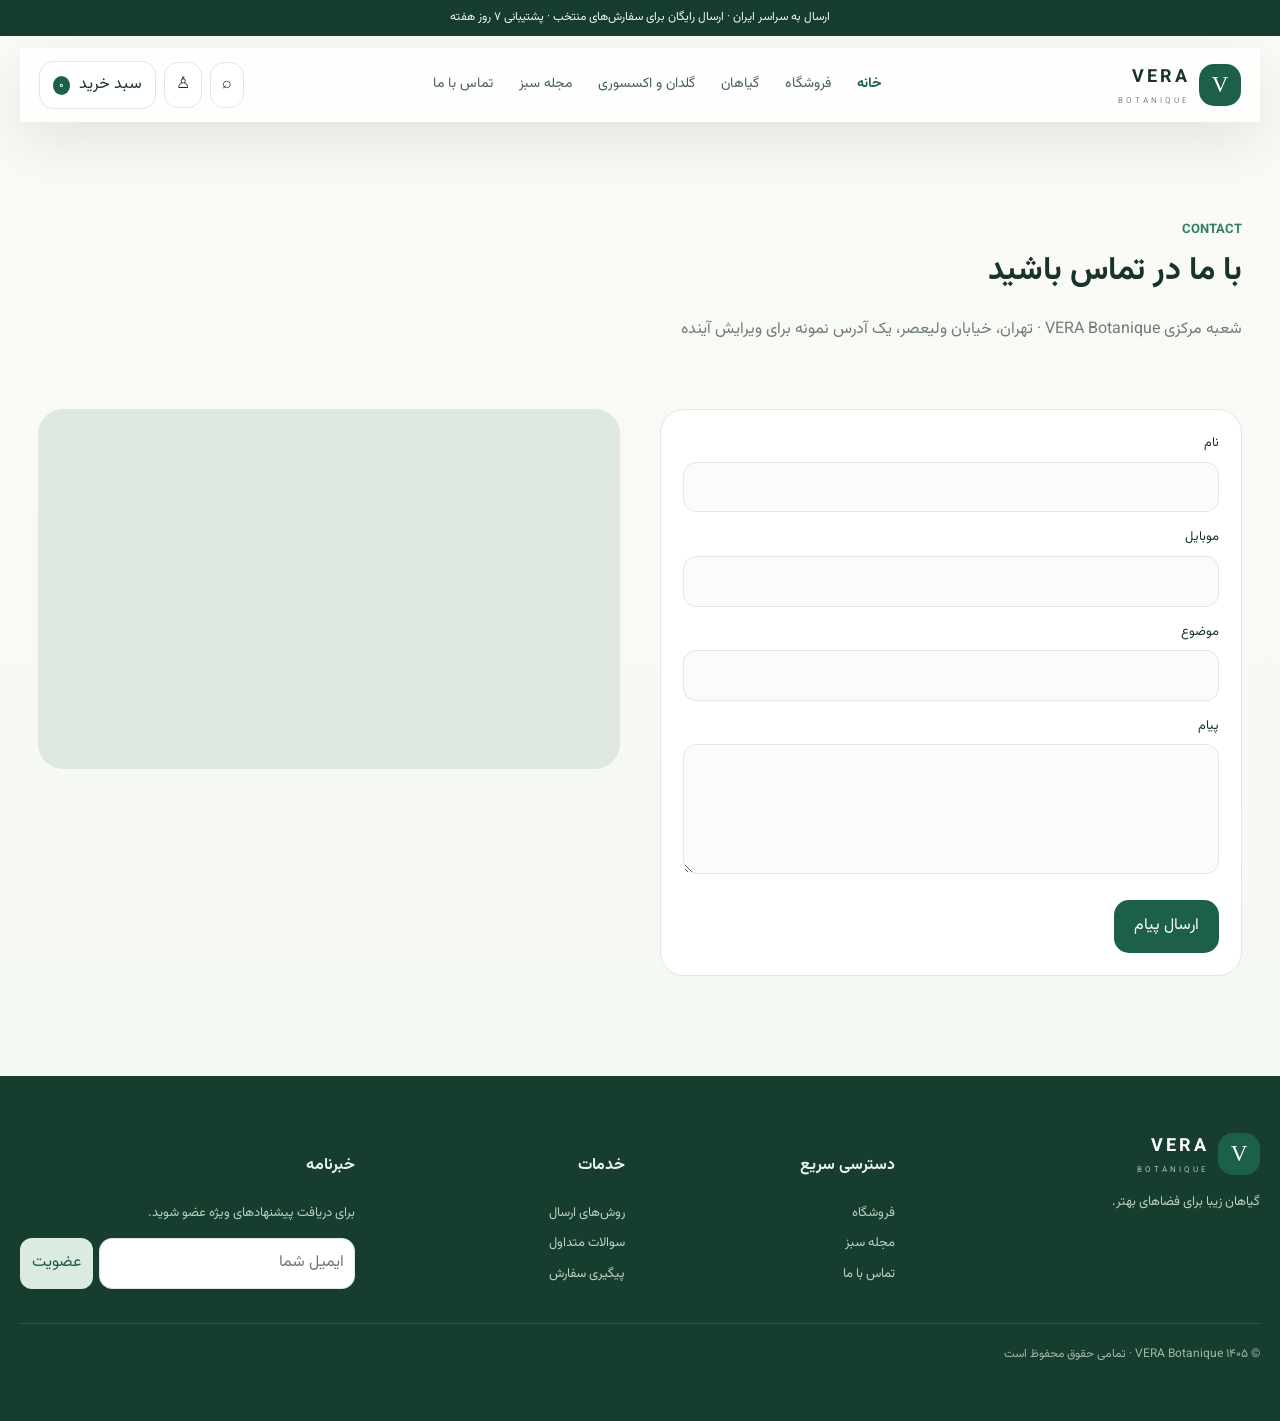
<file: contact.html>
<!doctype html>
<html lang="fa" dir="rtl">
<head>
<meta charset="utf-8">
<meta name="viewport" content="width=device-width,initial-scale=1">
<title>تماس با ما | VERA Botanique</title>
<meta name="description" content="VERA Botanique؛ فروشگاه آنلاین گل، گیاه، گلدان و اکسسوری با طراحی لوکس و ارسال به سراسر ایران.">
<meta name="robots" content="index,follow">
<link rel="canonical" href="https://example.com/">
<meta property="og:title" content="تماس با ما | VERA Botanique">
<meta property="og:description" content="فروشگاه لوکس گل و گیاه VERA Botanique">
<meta property="og:type" content="website">
<link rel="stylesheet" href="assets/css/style.css">
</head>
<body>
<div id="toast" class="toast"></div>
<div class="topbar">ارسال به سراسر ایران · ارسال رایگان برای سفارش‌های منتخب · پشتیبانی ۷ روز هفته</div>
<header class="header glass">
  <a class="brand" href="index.html"><span class="brand-mark">V</span><span><b>VERA</b><small>BOTANIQUE</small></span></a>
  <nav class="nav">
    <a class="active" href="index.html">خانه</a>
    <a class="" href="shop.html">فروشگاه</a>
    <a href="shop.html?category=گیاه آپارتمانی">گیاهان</a>
    <a href="shop.html?category=گلدان و اکسسوری">گلدان و اکسسوری</a>
    <a href="blog.html">مجله سبز</a>
    <a href="contact.html">تماس با ما</a>
  </nav>
  <div class="header-actions">
    <button class="icon-btn" onclick="location.href='shop.html'">⌕</button>
    <button class="icon-btn" onclick="location.href='account.html'">♙</button>
    <button class="cart-btn" onclick="location.href='cart.html'">سبد خرید <span id="cartCount">۰</span></button>
  </div>
</header>
<main><div class="container"><div class="section-head"><div><div class="eyebrow">CONTACT</div><h1 style="margin:0">با ما در تماس باشید</h1><p class="muted">شعبه مرکزی VERA Botanique · تهران، خیابان ولیعصر، یک آدرس نمونه برای ویرایش آینده</p></div></div><div class="detail" style="grid-template-columns:1fr 1fr"><form class="form" onsubmit="event.preventDefault();sendContact(this)" ><div class="form-group"><label>نام</label><input required></div><div class="form-group"><label>موبایل</label><input required></div><div class="form-group"><label>موضوع</label><input required></div><div class="form-group"><label>پیام</label><textarea required></textarea></div><button class="btn">ارسال پیام</button></form><div class="map"><iframe loading="lazy" src="https://www.google.com/maps?q=Tehran%20Iran&output=embed" title="Google Maps"></iframe></div></div></div></main>
<footer class="footer">
  <div><div class="brand footer-brand"><span class="brand-mark">V</span><span><b>VERA</b><small>BOTANIQUE</small></span></div><p>گیاهان زیبا برای فضاهای بهتر.</p></div>
  <div><h4>دسترسی سریع</h4><a href="shop.html">فروشگاه</a><a href="blog.html">مجله سبز</a><a href="contact.html">تماس با ما</a></div>
  <div><h4>خدمات</h4><a href="shipping.html">روش‌های ارسال</a><a href="faq.html">سوالات متداول</a><a href="account.html">پیگیری سفارش</a></div>
  <div><h4>خبرنامه</h4><p>برای دریافت پیشنهادهای ویژه عضو شوید.</p><div class="newsletter"><input placeholder="ایمیل شما"><button onclick="showToast('عضویت شما ثبت شد')">عضویت</button></div></div>
  <div class="footer-bottom">© ۱۴۰۵ VERA Botanique · تمامی حقوق محفوظ است</div>
</footer>
<script src="assets/js/app.js"></script>
<script>
async function sendContact(form){
 const btn=form.querySelector('button'),old=btn.textContent;btn.disabled=true;btn.textContent='در حال ارسال...';
 const ins=form.querySelectorAll('input'), name=ins[0]?.value||'', phone=ins[1]?.value||'', subject=ins[2]?.value||'', message=form.querySelector('textarea')?.value||'';
 try{
  await sendVeraEmail('پیام جدید از سایت VERA Botanique',{'نام':name,'موبایل':phone,'موضوع':subject,'پیام':message,'منبع':'فرم تماس سایت'});
  form.reset();showToast('پیام شما با موفقیت ارسال شد');
 }catch(e){showToast('ارسال پیام ناموفق بود؛ دوباره تلاش کنید')}
 finally{btn.disabled=false;btn.textContent=old}
}
</script></body></html>
</file>
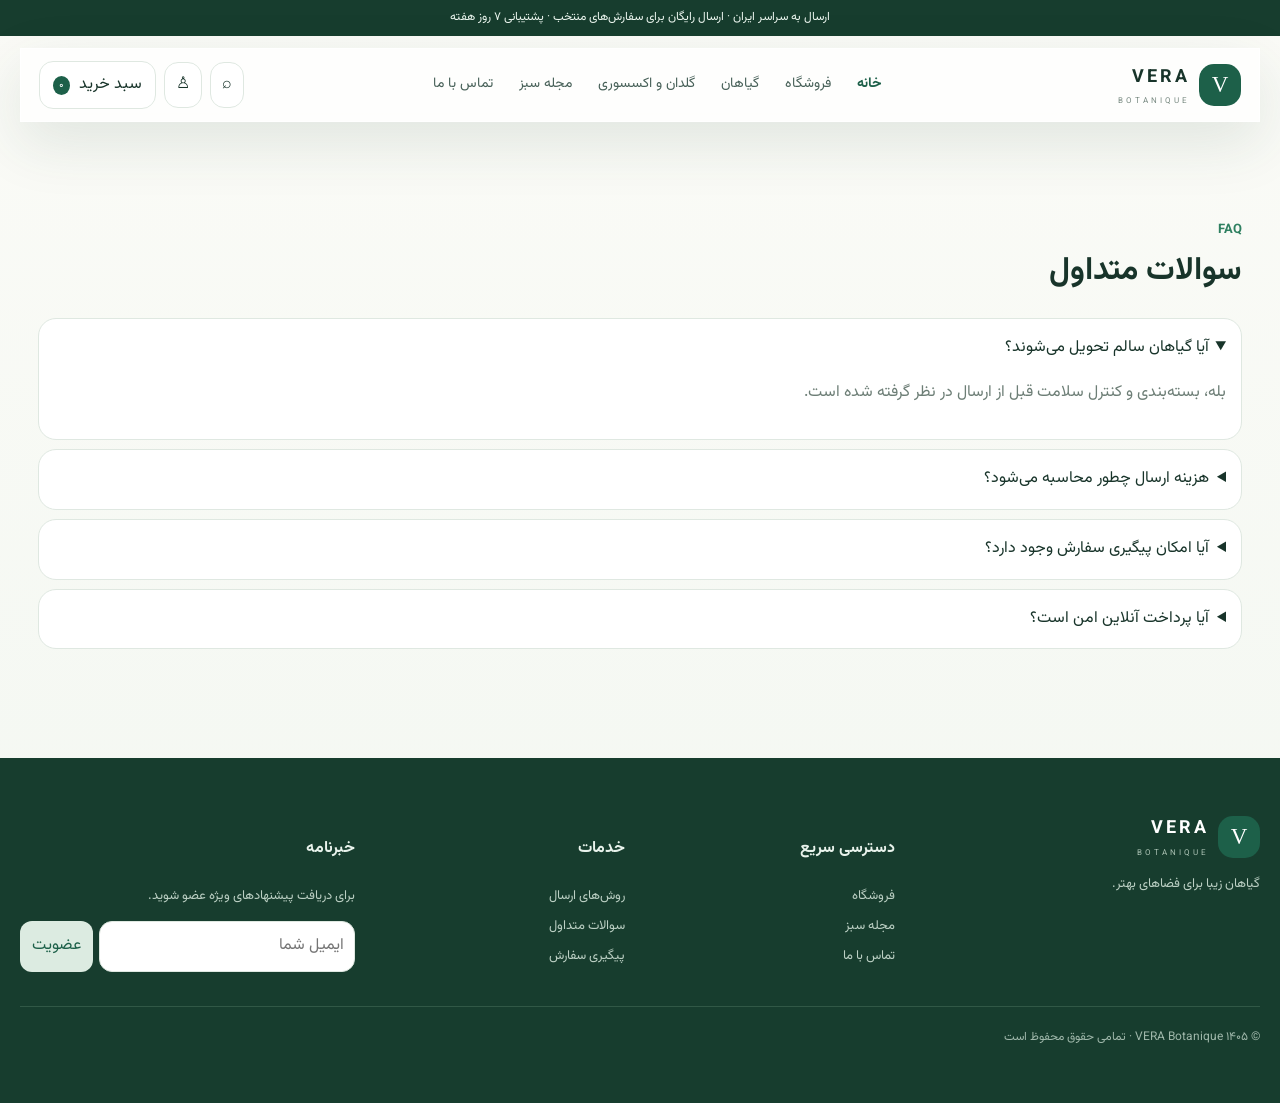
<file: faq.html>
<!doctype html>
<html lang="fa" dir="rtl">
<head>
<meta charset="utf-8">
<meta name="viewport" content="width=device-width,initial-scale=1">
<title>سوالات متداول | VERA Botanique</title>
<meta name="description" content="VERA Botanique؛ فروشگاه آنلاین گل، گیاه، گلدان و اکسسوری با طراحی لوکس و ارسال به سراسر ایران.">
<meta name="robots" content="index,follow">
<link rel="canonical" href="https://example.com/">
<meta property="og:title" content="سوالات متداول | VERA Botanique">
<meta property="og:description" content="فروشگاه لوکس گل و گیاه VERA Botanique">
<meta property="og:type" content="website">
<link rel="stylesheet" href="assets/css/style.css">
</head>
<body>
<div id="toast" class="toast"></div>
<div class="topbar">ارسال به سراسر ایران · ارسال رایگان برای سفارش‌های منتخب · پشتیبانی ۷ روز هفته</div>
<header class="header glass">
  <a class="brand" href="index.html"><span class="brand-mark">V</span><span><b>VERA</b><small>BOTANIQUE</small></span></a>
  <nav class="nav">
    <a class="active" href="index.html">خانه</a>
    <a class="" href="shop.html">فروشگاه</a>
    <a href="shop.html?category=گیاه آپارتمانی">گیاهان</a>
    <a href="shop.html?category=گلدان و اکسسوری">گلدان و اکسسوری</a>
    <a href="blog.html">مجله سبز</a>
    <a href="contact.html">تماس با ما</a>
  </nav>
  <div class="header-actions">
    <button class="icon-btn" onclick="location.href='shop.html'">⌕</button>
    <button class="icon-btn" onclick="location.href='account.html'">♙</button>
    <button class="cart-btn" onclick="location.href='cart.html'">سبد خرید <span id="cartCount">۰</span></button>
  </div>
</header>
<main><div class="container"><div class="section-head"><div><div class="eyebrow">FAQ</div><h1 style="margin:0">سوالات متداول</h1></div></div><div class="faq"><details open><summary>آیا گیاهان سالم تحویل می‌شوند؟</summary><p class="muted">بله، بسته‌بندی و کنترل سلامت قبل از ارسال در نظر گرفته شده است.</p></details><details><summary>هزینه ارسال چطور محاسبه می‌شود؟</summary><p class="muted">در نسخه نهایی بر اساس شهر، وزن و روش ارسال محاسبه خواهد شد.</p></details><details><summary>آیا امکان پیگیری سفارش وجود دارد؟</summary><p class="muted">بله، در پنل کاربری شماره سفارش و وضعیت ارسال نمایش داده می‌شود.</p></details><details><summary>آیا پرداخت آنلاین امن است؟</summary><p class="muted">پرداخت نهایی از طریق درگاه رسمی زرین‌پال و روی Backend امن انجام می‌شود.</p></details></div></div></main>
<footer class="footer">
  <div><div class="brand footer-brand"><span class="brand-mark">V</span><span><b>VERA</b><small>BOTANIQUE</small></span></div><p>گیاهان زیبا برای فضاهای بهتر.</p></div>
  <div><h4>دسترسی سریع</h4><a href="shop.html">فروشگاه</a><a href="blog.html">مجله سبز</a><a href="contact.html">تماس با ما</a></div>
  <div><h4>خدمات</h4><a href="shipping.html">روش‌های ارسال</a><a href="faq.html">سوالات متداول</a><a href="account.html">پیگیری سفارش</a></div>
  <div><h4>خبرنامه</h4><p>برای دریافت پیشنهادهای ویژه عضو شوید.</p><div class="newsletter"><input placeholder="ایمیل شما"><button onclick="showToast('عضویت شما ثبت شد')">عضویت</button></div></div>
  <div class="footer-bottom">© ۱۴۰۵ VERA Botanique · تمامی حقوق محفوظ است</div>
</footer>
<script src="assets/js/app.js"></script>
</body></html>
</file>
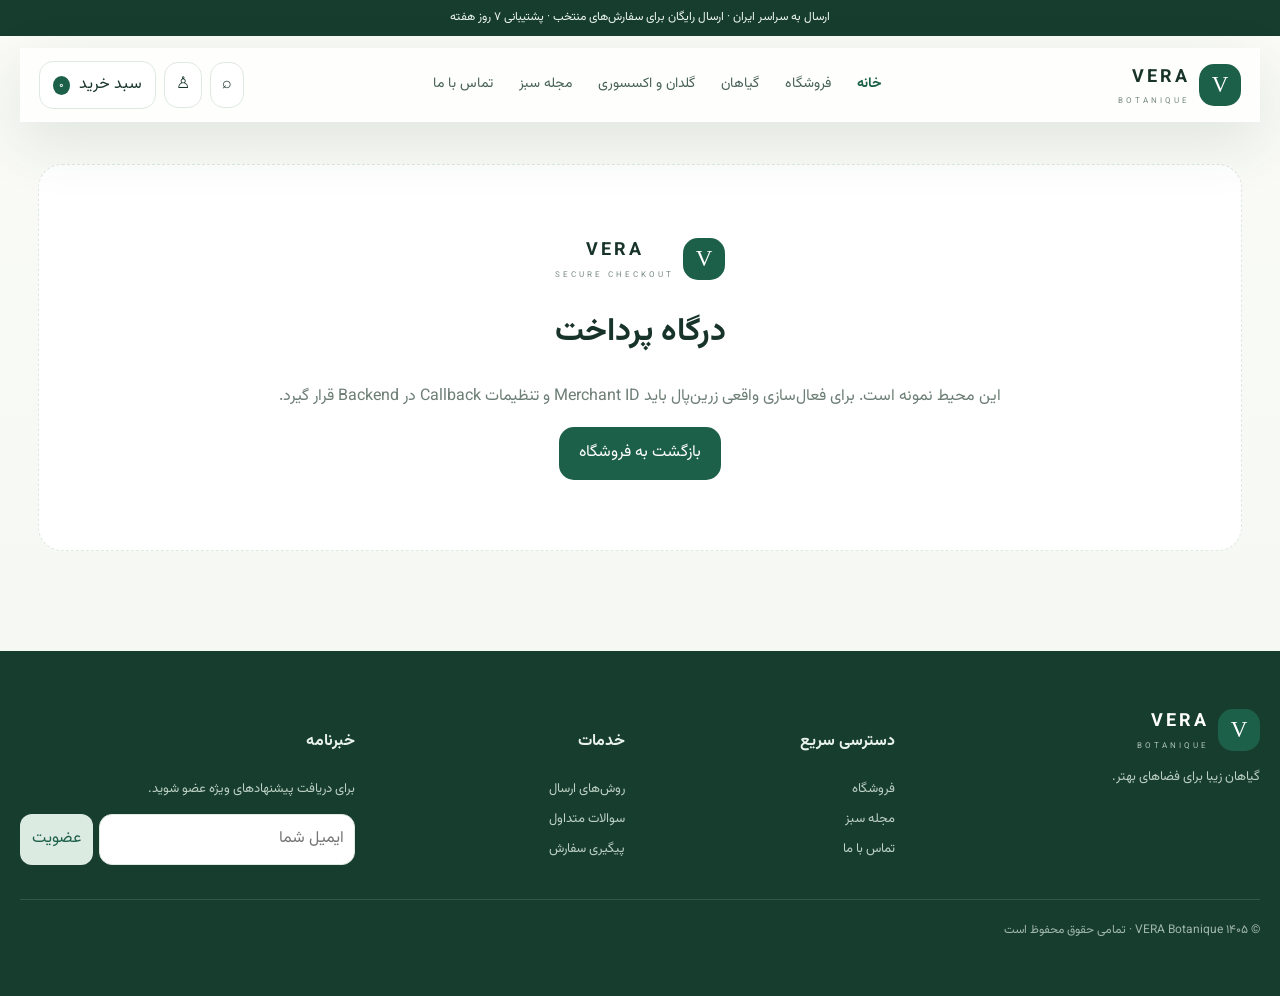
<file: payment.html>
<!doctype html>
<html lang="fa" dir="rtl">
<head>
<meta charset="utf-8">
<meta name="viewport" content="width=device-width,initial-scale=1">
<title>پرداخت | VERA Botanique</title>
<meta name="description" content="VERA Botanique؛ فروشگاه آنلاین گل، گیاه، گلدان و اکسسوری با طراحی لوکس و ارسال به سراسر ایران.">
<meta name="robots" content="index,follow">
<link rel="canonical" href="https://example.com/">
<meta property="og:title" content="پرداخت | VERA Botanique">
<meta property="og:description" content="فروشگاه لوکس گل و گیاه VERA Botanique">
<meta property="og:type" content="website">
<link rel="stylesheet" href="assets/css/style.css">
</head>
<body>
<div id="toast" class="toast"></div>
<div class="topbar">ارسال به سراسر ایران · ارسال رایگان برای سفارش‌های منتخب · پشتیبانی ۷ روز هفته</div>
<header class="header glass">
  <a class="brand" href="index.html"><span class="brand-mark">V</span><span><b>VERA</b><small>BOTANIQUE</small></span></a>
  <nav class="nav">
    <a class="active" href="index.html">خانه</a>
    <a class="" href="shop.html">فروشگاه</a>
    <a href="shop.html?category=گیاه آپارتمانی">گیاهان</a>
    <a href="shop.html?category=گلدان و اکسسوری">گلدان و اکسسوری</a>
    <a href="blog.html">مجله سبز</a>
    <a href="contact.html">تماس با ما</a>
  </nav>
  <div class="header-actions">
    <button class="icon-btn" onclick="location.href='shop.html'">⌕</button>
    <button class="icon-btn" onclick="location.href='account.html'">♙</button>
    <button class="cart-btn" onclick="location.href='cart.html'">سبد خرید <span id="cartCount">۰</span></button>
  </div>
</header>
<main><div class="container"><div class="empty"><div class="brand" style="justify-content:center"><span class="brand-mark">V</span><span><b>VERA</b><small>SECURE CHECKOUT</small></span></div><h1>درگاه پرداخت</h1><p class="muted">این محیط نمونه است. برای فعال‌سازی واقعی زرین‌پال باید Merchant ID و تنظیمات Callback در Backend قرار گیرد.</p><button class="btn" onclick="showToast('اتصال آزمایشی موفق بود')">بازگشت به فروشگاه</button></div></div></main>
<footer class="footer">
  <div><div class="brand footer-brand"><span class="brand-mark">V</span><span><b>VERA</b><small>BOTANIQUE</small></span></div><p>گیاهان زیبا برای فضاهای بهتر.</p></div>
  <div><h4>دسترسی سریع</h4><a href="shop.html">فروشگاه</a><a href="blog.html">مجله سبز</a><a href="contact.html">تماس با ما</a></div>
  <div><h4>خدمات</h4><a href="shipping.html">روش‌های ارسال</a><a href="faq.html">سوالات متداول</a><a href="account.html">پیگیری سفارش</a></div>
  <div><h4>خبرنامه</h4><p>برای دریافت پیشنهادهای ویژه عضو شوید.</p><div class="newsletter"><input placeholder="ایمیل شما"><button onclick="showToast('عضویت شما ثبت شد')">عضویت</button></div></div>
  <div class="footer-bottom">© ۱۴۰۵ VERA Botanique · تمامی حقوق محفوظ است</div>
</footer>
<script src="assets/js/app.js"></script>
</body></html>
</file>
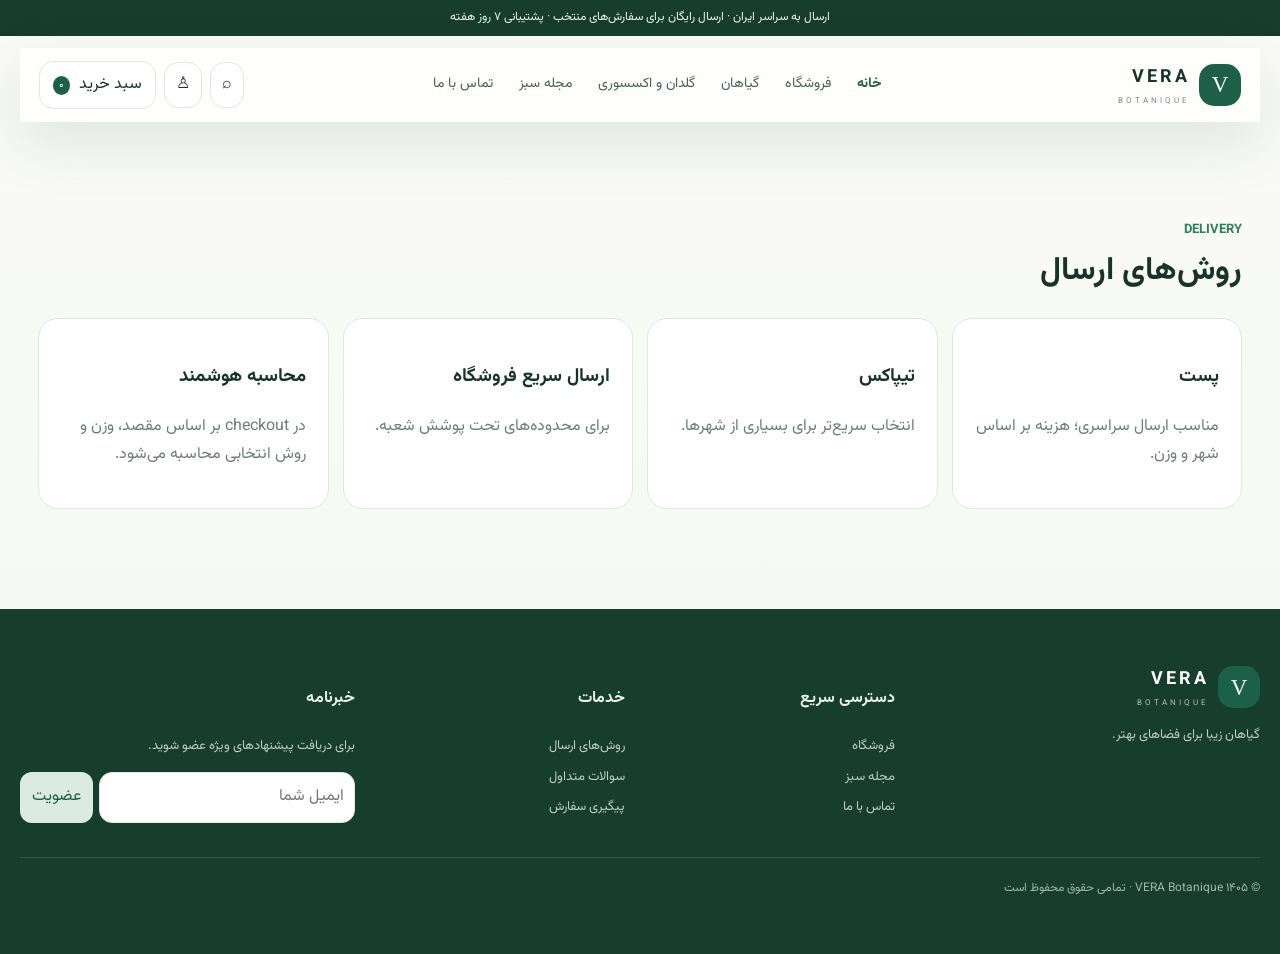
<file: shipping.html>
<!doctype html>
<html lang="fa" dir="rtl">
<head>
<meta charset="utf-8">
<meta name="viewport" content="width=device-width,initial-scale=1">
<title>روش‌های ارسال | VERA Botanique</title>
<meta name="description" content="VERA Botanique؛ فروشگاه آنلاین گل، گیاه، گلدان و اکسسوری با طراحی لوکس و ارسال به سراسر ایران.">
<meta name="robots" content="index,follow">
<link rel="canonical" href="https://example.com/">
<meta property="og:title" content="روش‌های ارسال | VERA Botanique">
<meta property="og:description" content="فروشگاه لوکس گل و گیاه VERA Botanique">
<meta property="og:type" content="website">
<link rel="stylesheet" href="assets/css/style.css">
</head>
<body>
<div id="toast" class="toast"></div>
<div class="topbar">ارسال به سراسر ایران · ارسال رایگان برای سفارش‌های منتخب · پشتیبانی ۷ روز هفته</div>
<header class="header glass">
  <a class="brand" href="index.html"><span class="brand-mark">V</span><span><b>VERA</b><small>BOTANIQUE</small></span></a>
  <nav class="nav">
    <a class="active" href="index.html">خانه</a>
    <a class="" href="shop.html">فروشگاه</a>
    <a href="shop.html?category=گیاه آپارتمانی">گیاهان</a>
    <a href="shop.html?category=گلدان و اکسسوری">گلدان و اکسسوری</a>
    <a href="blog.html">مجله سبز</a>
    <a href="contact.html">تماس با ما</a>
  </nav>
  <div class="header-actions">
    <button class="icon-btn" onclick="location.href='shop.html'">⌕</button>
    <button class="icon-btn" onclick="location.href='account.html'">♙</button>
    <button class="cart-btn" onclick="location.href='cart.html'">سبد خرید <span id="cartCount">۰</span></button>
  </div>
</header>
<main><div class="container"><div class="section-head"><div><div class="eyebrow">DELIVERY</div><h1 style="margin:0">روش‌های ارسال</h1></div></div><div class="features"><div class="feature"><h3>پست</h3><p class="muted">مناسب ارسال سراسری؛ هزینه بر اساس شهر و وزن.</p></div><div class="feature"><h3>تیپاکس</h3><p class="muted">انتخاب سریع‌تر برای بسیاری از شهرها.</p></div><div class="feature"><h3>ارسال سریع فروشگاه</h3><p class="muted">برای محدوده‌های تحت پوشش شعبه.</p></div><div class="feature"><h3>محاسبه هوشمند</h3><p class="muted">در checkout بر اساس مقصد، وزن و روش انتخابی محاسبه می‌شود.</p></div></div></div></main>
<footer class="footer">
  <div><div class="brand footer-brand"><span class="brand-mark">V</span><span><b>VERA</b><small>BOTANIQUE</small></span></div><p>گیاهان زیبا برای فضاهای بهتر.</p></div>
  <div><h4>دسترسی سریع</h4><a href="shop.html">فروشگاه</a><a href="blog.html">مجله سبز</a><a href="contact.html">تماس با ما</a></div>
  <div><h4>خدمات</h4><a href="shipping.html">روش‌های ارسال</a><a href="faq.html">سوالات متداول</a><a href="account.html">پیگیری سفارش</a></div>
  <div><h4>خبرنامه</h4><p>برای دریافت پیشنهادهای ویژه عضو شوید.</p><div class="newsletter"><input placeholder="ایمیل شما"><button onclick="showToast('عضویت شما ثبت شد')">عضویت</button></div></div>
  <div class="footer-bottom">© ۱۴۰۵ VERA Botanique · تمامی حقوق محفوظ است</div>
</footer>
<script src="assets/js/app.js"></script>
</body></html>
</file>
<file: assets/css/style.css>
@import url('https://fonts.googleapis.com/css2?family=Vazirmatn:wght@300;400;500;600;700;800&display=swap');
:root{--ink:#18342a;--muted:#6d7e76;--green:#1d6049;--green2:#2f8061;--cream:#f7f5ed;--line:#dfe8e1;--white:#fff;--shadow:0 20px 60px rgba(31,73,55,.12)}
*{box-sizing:border-box}html{scroll-behavior:smooth}body{margin:0;font-family:Vazirmatn,Arial,sans-serif;color:var(--ink);background:linear-gradient(180deg,#fbfbf7,#f2f7f1);line-height:1.8}a{text-decoration:none;color:inherit}button,input,select{font:inherit}button{cursor:pointer}.topbar{text-align:center;background:#173d2e;color:#eef8f1;font-size:12px;padding:7px}
.header{position:sticky;top:12px;z-index:20;margin:12px auto;max-width:1240px;padding:12px 18px;display:flex;align-items:center;gap:25px;border:1px solid rgba(255,255,255,.7)}.glass{background:rgba(255,255,255,.72);backdrop-filter:blur(18px);box-shadow:var(--shadow)}
.brand{display:flex;align-items:center;gap:9px;min-width:170px}.brand-mark{width:42px;height:42px;border-radius:15px;background:var(--green);color:#fff;display:grid;place-items:center;font-family:serif;font-size:23px}.brand b{display:block;letter-spacing:3px;font-size:18px}.brand small{display:block;letter-spacing:3px;color:#7a8b83;font-size:8px}.nav{display:flex;gap:20px;flex:1;justify-content:center;font-size:14px}.nav a{padding:8px 3px;color:#486159}.nav a.active,.nav a:hover{color:var(--green);font-weight:700}.header-actions{display:flex;gap:8px;align-items:center}.icon-btn,.cart-btn{border:1px solid var(--line);background:#fff;border-radius:14px;padding:8px 11px;color:var(--ink)}.cart-btn{padding:9px 13px}.cart-btn span{background:var(--green);color:#fff;border-radius:50%;padding:1px 6px;margin-right:5px;font-size:11px}
.container{max-width:1240px;margin:auto;padding:30px 18px}.hero{max-width:1240px;margin:24px auto;padding:70px 45px;min-height:500px;border-radius:35px;position:relative;overflow:hidden;background:radial-gradient(circle at 80% 30%,#d7e8d9,transparent 35%),linear-gradient(135deg,#f1f5ea,#fff)}.hero:after{content:"";position:absolute;width:420px;height:420px;border-radius:50%;left:-100px;bottom:-220px;background:#d8e7dc;filter:blur(3px)}.hero-content{max-width:650px;position:relative;z-index:2}.eyebrow{color:var(--green2);font-weight:700;font-size:13px}.hero h1{font-size:clamp(38px,6vw,72px);line-height:1.2;margin:15px 0}.hero p{color:var(--muted);max-width:560px;font-size:17px}.btn{display:inline-flex;align-items:center;justify-content:center;border:0;border-radius:15px;padding:12px 20px;background:var(--green);color:white;transition:.25s}.btn:hover{transform:translateY(-2px);background:#164c39}.btn.secondary{background:rgba(255,255,255,.7);color:var(--green);border:1px solid var(--line)}.btn.small{padding:8px 12px;font-size:13px}
.section-head{display:flex;align-items:end;justify-content:space-between;margin:55px 0 18px}.section-head h2{margin:0;font-size:27px}.muted{color:var(--muted)}.grid{display:grid;grid-template-columns:repeat(4,1fr);gap:18px}.product-card{background:rgba(255,255,255,.78);border:1px solid var(--line);border-radius:24px;overflow:hidden;transition:.3s;position:relative}.product-card:hover{transform:translateY(-6px);box-shadow:var(--shadow)}.product-img{height:245px;width:100%;object-fit:cover;background:#e9eee8}.product-info{padding:15px}.product-info h3{margin:0 0 5px;font-size:16px}.price{font-weight:800;font-size:17px}.old{text-decoration:line-through;color:#9aa7a0;font-size:12px;margin-left:7px}.tag{display:inline-block;background:#e5f0e8;color:#2d7057;border-radius:20px;padding:3px 8px;font-size:10px;margin-bottom:8px}.fav{position:absolute;top:12px;left:12px;width:36px;height:36px;border-radius:50%;border:1px solid #dfe8e1;background:rgba(255,255,255,.85)}
.categories{display:grid;grid-template-columns:repeat(3,1fr);gap:18px}.category{padding:28px;border-radius:24px;background:#e9f1e9;border:1px solid var(--line);min-height:150px}.category:nth-child(2){background:#f4eee5}.category:nth-child(3){background:#e8eef0}.category h3{margin:0 0 4px}.features{display:grid;grid-template-columns:repeat(4,1fr);gap:14px}.feature{padding:22px;background:#fff;border:1px solid var(--line);border-radius:20px}.feature b{display:block;margin-bottom:5px}
.shop-layout{display:grid;grid-template-columns:260px 1fr;gap:24px}.sidebar{background:#fff;border:1px solid var(--line);border-radius:24px;padding:18px;height:max-content;position:sticky;top:100px}.sidebar label{display:block;font-size:13px;margin:15px 0 7px}.sidebar input,.sidebar select,.newsletter input,.form input,.form textarea{width:100%;border:1px solid var(--line);border-radius:13px;padding:10px;background:#fbfcfa;outline:none}.filter-row{display:flex;gap:7px;flex-wrap:wrap}.chip{border:1px solid var(--line);border-radius:20px;background:#fff;padding:6px 10px;font-size:11px}.chip.active{background:#dcebe1;color:var(--green);border-color:#b8d3c1}.shop-toolbar{display:flex;gap:10px;justify-content:space-between;align-items:center;margin-bottom:15px}.shop-toolbar input{max-width:400px;flex:1;padding:12px;border:1px solid var(--line);border-radius:14px;background:#fff}
.detail{display:grid;grid-template-columns:1fr 1fr;gap:40px;padding-top:30px}.detail-main-img{width:100%;height:570px;object-fit:cover;border-radius:30px}.detail h1{font-size:42px;line-height:1.3}.rating{color:#8c6d22}.specs{display:grid;grid-template-columns:repeat(2,1fr);gap:10px;margin:20px 0}.spec{padding:12px;border:1px solid var(--line);border-radius:15px;background:#fff}.qty{display:flex;gap:8px;align-items:center;margin:18px 0}.qty button{width:38px;height:38px;border:1px solid var(--line);border-radius:10px;background:#fff}.qty input{width:55px;text-align:center;padding:8px;border:1px solid var(--line);border-radius:10px}
.cart-layout{display:grid;grid-template-columns:1fr 360px;gap:20px}.cart-item{display:grid;grid-template-columns:90px 1fr auto;gap:15px;align-items:center;padding:14px;background:#fff;border:1px solid var(--line);border-radius:20px;margin-bottom:10px}.cart-item img{width:90px;height:90px;object-fit:cover;border-radius:15px}.summary{background:#fff;border:1px solid var(--line);border-radius:24px;padding:20px;height:max-content;position:sticky;top:100px}.summary-row{display:flex;justify-content:space-between;padding:8px 0}.summary hr{border:0;border-top:1px solid var(--line)}
.form{background:#fff;border:1px solid var(--line);border-radius:24px;padding:22px}.form-grid{display:grid;grid-template-columns:1fr 1fr;gap:14px}.form textarea{min-height:130px}.form-group{margin-bottom:14px}.form-group label{display:block;font-size:13px;margin-bottom:6px}.map{height:360px;border-radius:25px;border:1px solid var(--line);overflow:hidden;background:#dfe9df}.map iframe{width:100%;height:100%;border:0}
.blog-grid{display:grid;grid-template-columns:repeat(3,1fr);gap:18px}.article{background:#fff;border:1px solid var(--line);border-radius:23px;overflow:hidden}.article img{width:100%;height:210px;object-fit:cover}.article div{padding:17px}.faq details{background:#fff;border:1px solid var(--line);border-radius:18px;margin:9px 0;padding:15px}.admin-grid{display:grid;grid-template-columns:repeat(4,1fr);gap:15px}.stat{padding:20px;border-radius:20px;background:#fff;border:1px solid var(--line)}.stat strong{font-size:30px;display:block}.table-wrap{overflow:auto;background:#fff;border:1px solid var(--line);border-radius:20px}.admin-table{width:100%;border-collapse:collapse;min-width:800px}.admin-table th,.admin-table td{padding:13px;border-bottom:1px solid var(--line);text-align:right;font-size:13px}
.footer{margin-top:70px;padding:55px max(18px,calc((100% - 1240px)/2));background:#173d2e;color:#e9f3ec;display:grid;grid-template-columns:1.4fr 1fr 1fr 1.4fr;gap:30px;position:relative}.footer a{display:block;color:#bcd0c4;margin:7px 0;font-size:13px}.footer p{color:#bcd0c4;font-size:13px}.footer .brand b{color:#fff}.footer .brand small{color:#a9c0b2}.newsletter{display:flex;gap:6px}.newsletter input{background:#fff}.newsletter button{border:0;border-radius:12px;padding:0 12px;background:#dcebe1;color:var(--green)}.footer-bottom{grid-column:1/-1;border-top:1px solid #315846;padding-top:20px;color:#9fb7aa;font-size:12px}
.toast{position:fixed;bottom:25px;left:25px;background:#173d2e;color:white;padding:12px 18px;border-radius:14px;z-index:100;opacity:0;transform:translateY(20px);transition:.25s;pointer-events:none}.toast.show{opacity:1;transform:none}
.empty{padding:70px 20px;text-align:center;background:#fff;border:1px dashed var(--line);border-radius:24px}.pagination{display:flex;gap:7px;justify-content:center;margin:25px}.pagination button{border:1px solid var(--line);background:#fff;border-radius:10px;padding:8px 12px}.pagination button.active{background:var(--green);color:#fff}
@media(max-width:980px){.nav{display:none}.grid{grid-template-columns:repeat(3,1fr)}.features{grid-template-columns:repeat(2,1fr)}.shop-layout{grid-template-columns:1fr}.sidebar{position:static}.detail{grid-template-columns:1fr}.detail-main-img{height:430px}.footer{grid-template-columns:1fr 1fr}.admin-grid{grid-template-columns:repeat(2,1fr)}}
@media(max-width:640px){.header{top:5px;margin:5px 8px}.header-actions .icon-btn{display:none}.hero{margin:10px 8px;padding:40px 22px;border-radius:25px;min-height:430px}.hero h1{font-size:40px}.container{padding:20px 12px}.grid{grid-template-columns:repeat(2,1fr);gap:10px}.product-img{height:180px}.categories,.blog-grid,.form-grid{grid-template-columns:1fr}.features{grid-template-columns:1fr 1fr}.cart-layout{grid-template-columns:1fr}.detail h1{font-size:30px}.detail-main-img{height:330px}.footer{grid-template-columns:1fr;padding:40px 20px}.footer-bottom{grid-column:auto}.shop-toolbar{flex-direction:column;align-items:stretch}.shop-toolbar input{max-width:none}.admin-grid{grid-template-columns:1fr 1fr}}

.admin-shell{display:grid;grid-template-columns:230px 1fr;gap:18px;max-width:1320px;margin:30px auto;padding:0 18px}
.admin-side{background:#173d2e;color:#eef8f1;border-radius:25px;padding:18px;height:max-content;position:sticky;top:95px}
.admin-side h3{margin-top:0}.admin-side button{display:block;width:100%;text-align:right;border:0;background:transparent;color:#cfe0d5;padding:11px;border-radius:12px;margin:4px 0}.admin-side button.active,.admin-side button:hover{background:#2b5d49;color:#fff}
.admin-main{min-width:0}.admin-top{display:flex;justify-content:space-between;align-items:center;margin-bottom:18px}.admin-cards{display:grid;grid-template-columns:repeat(4,1fr);gap:12px}.admin-card{background:#fff;border:1px solid var(--line);border-radius:20px;padding:18px}.admin-card strong{font-size:27px;display:block}.admin-panel{background:#fff;border:1px solid var(--line);border-radius:22px;padding:18px;margin-top:18px}.admin-toolbar{display:flex;gap:8px;justify-content:space-between;align-items:center;margin-bottom:12px}.admin-toolbar input,.admin-toolbar select{padding:10px;border:1px solid var(--line);border-radius:12px;background:#fbfcfa}.admin-actions{display:flex;gap:5px;flex-wrap:wrap}.danger{background:#fff0ef!important;color:#a83c32!important;border:1px solid #efcbc7!important}.edit{background:#edf5ef!important;color:#256248!important;border:1px solid #cde0d2!important}.admin-form{display:grid;grid-template-columns:repeat(2,1fr);gap:12px}.admin-form .full{grid-column:1/-1}.admin-form label{display:block;font-size:12px;margin-bottom:5px}.admin-form input,.admin-form select,.admin-form textarea{width:100%;padding:10px;border:1px solid var(--line);border-radius:12px;background:#fbfcfa}.admin-form textarea{min-height:110px}.modal-back{position:fixed;inset:0;background:rgba(17,42,31,.42);backdrop-filter:blur(8px);display:none;align-items:center;justify-content:center;z-index:80;padding:15px}.modal-back.show{display:flex}.modal{width:min(760px,100%);max-height:90vh;overflow:auto;background:#fff;border-radius:25px;padding:22px;box-shadow:0 30px 80px rgba(0,0,0,.2)}.switch{display:flex;align-items:center;gap:8px}.notice{padding:12px;border-radius:14px;background:#eef6ef;border:1px solid #d2e3d5;color:#315f4c;margin-bottom:12px;font-size:12px}
@media(max-width:900px){.admin-shell{grid-template-columns:1fr}.admin-side{position:static}.admin-cards{grid-template-columns:1fr 1fr}.admin-form{grid-template-columns:1fr}}

/* Responsive hardening — preserves the existing visual design */
@media(max-width:1100px){
 .header{max-width:calc(100% - 20px)} .nav{gap:12px}
 .grid{grid-template-columns:repeat(3,1fr)} .detail{gap:25px}
}
@media(max-width:760px){
 body{overflow-x:hidden}.topbar{font-size:10px;padding:6px 8px}
 .header{padding:9px 11px;gap:8px}.brand{min-width:0}
 .brand b{font-size:15px}.brand small{font-size:7px}.brand-mark{width:37px;height:37px}
 .header-actions{margin-right:auto}.cart-btn{font-size:11px;padding:8px 9px}
 .hero{width:calc(100% - 16px)} .section-head{gap:10px;align-items:flex-start}
 .section-head h2{font-size:22px}.grid{grid-template-columns:repeat(2,minmax(0,1fr))}
 .product-img{height:175px}.product-info{padding:12px}.product-info h3{font-size:14px}
 .categories{grid-template-columns:1fr}.features{grid-template-columns:1fr 1fr}
 .detail{grid-template-columns:1fr}.detail-main-img{height:min(430px,80vw)}
 .cart-layout{grid-template-columns:1fr}.summary{position:static}
 .footer{grid-template-columns:1fr 1fr}.newsletter{flex-wrap:wrap}
 .newsletter input{min-width:0;flex:1}.admin-shell{padding:0 10px}
 .admin-top{align-items:flex-start;gap:10px}.admin-cards{grid-template-columns:1fr 1fr}
 .admin-toolbar{flex-wrap:wrap}.admin-toolbar input{width:100%}
}
@media(max-width:480px){
 .header .nav{display:none}.header-actions{gap:4px}.cart-btn{font-size:10px}
 .hero h1{font-size:34px}.hero p{font-size:14px}.btn{padding:10px 14px;font-size:12px}
 .grid{grid-template-columns:1fr 1fr}.product-img{height:150px}.features{grid-template-columns:1fr}
 .footer{grid-template-columns:1fr}.footer-bottom{font-size:10px}
 .form-grid{grid-template-columns:1fr}.detail h1{font-size:28px}.specs{grid-template-columns:1fr 1fr}
 .cart-item{grid-template-columns:65px 1fr;gap:10px}.cart-item img{width:65px;height:65px}
 .cart-item>div:last-child{grid-column:2}.admin-cards{grid-template-columns:1fr 1fr}
 .admin-side .brand{justify-content:center}
}
</file>
